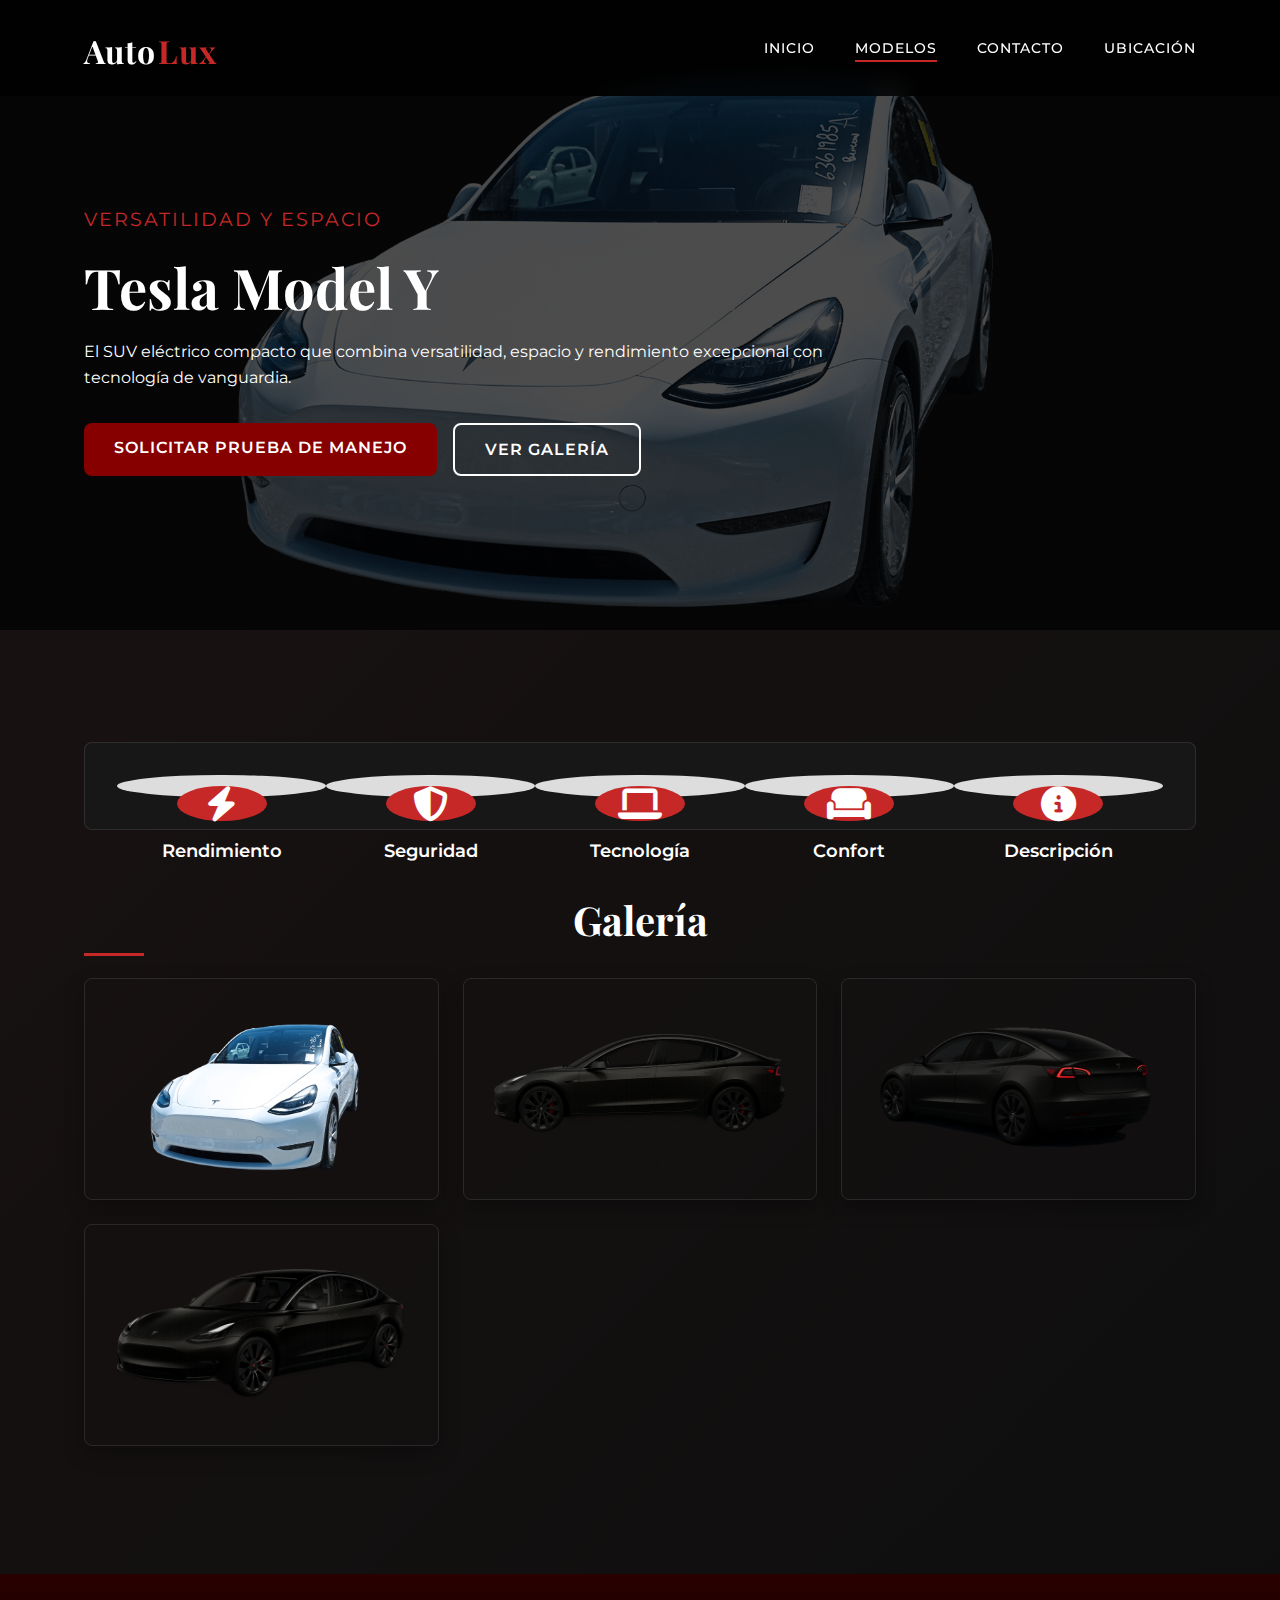
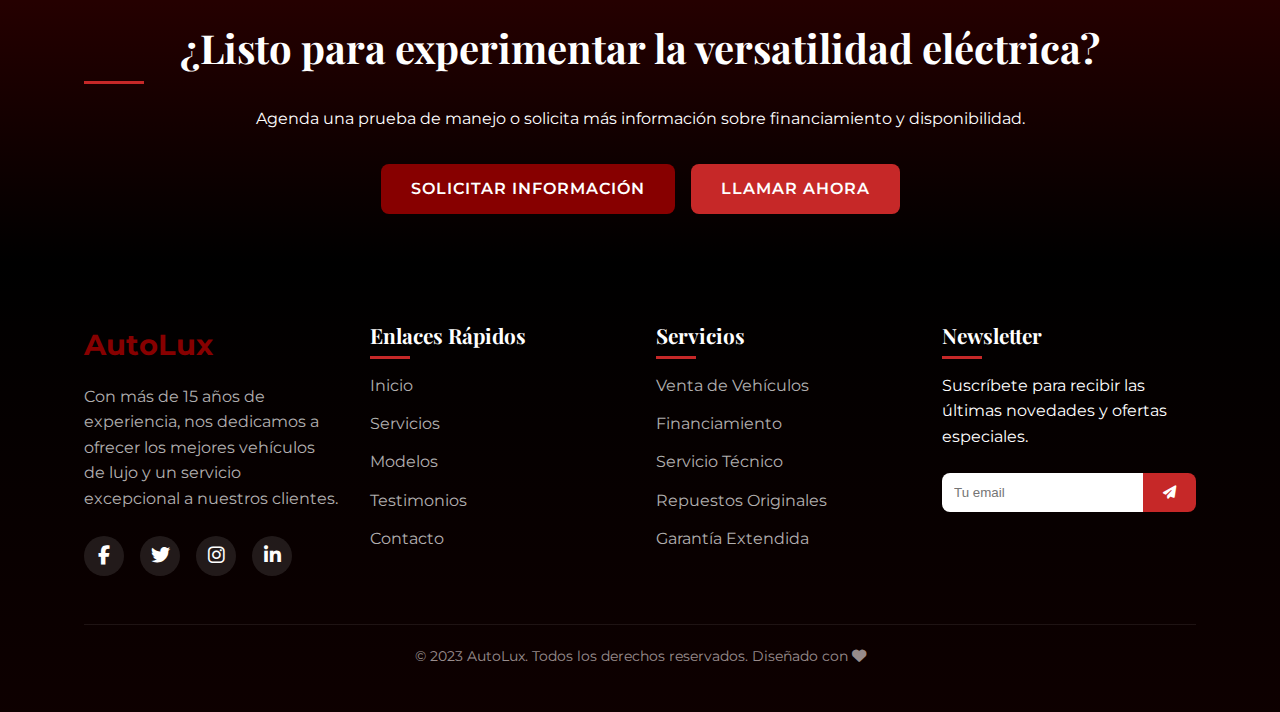
<file: model-y.html>
<!DOCTYPE html>
<html lang="es">
<head>
    <meta charset="UTF-8">
    <meta name="viewport" content="width=device-width, initial-scale=1.0">
    <title>Tesla Model Y - AutoLux</title>
    <!-- Fuentes -->
    <link rel="preconnect" href="https://fonts.googleapis.com">
    <link rel="preconnect" href="https://fonts.gstatic.com" crossorigin>
    <link href="https://fonts.googleapis.com/css2?family=Montserrat:wght@300;400;500;600;700&family=Playfair+Display:wght@400;700&display=swap" rel="stylesheet">
    <!-- Font Awesome -->
    <link rel="stylesheet" href="https://cdnjs.cloudflare.com/ajax/libs/font-awesome/6.4.0/css/all.min.css">
    <!-- Estilos personalizados -->
    <link rel="stylesheet" href="css/styles.css">
    <style>
        /* Estilos específicos para la página de modelo */
        .modelo-hero {
            height: 70vh;
            background: linear-gradient(rgba(0, 0, 0, 0.7), rgba(0, 0, 0, 0.7)), url('img/Tesla Model Y.png') center/cover no-repeat;
            display: flex;
            align-items: center;
            color: var(--light-text);
            margin-top: 0;
            padding-top: 70px;
        }
        
        .modelo-content {
            padding: 80px 0;
            background-color: var(--bg-color);
            position: relative;
        }
        
        .modelo-content::before {
            content: '';
            position: absolute;
            top: 0;
            left: 0;
            width: 100%;
            height: 100%;
            background: linear-gradient(135deg, rgba(135, 0, 0, 0.05), rgba(0, 0, 0, 0.2));
            z-index: 0;
        }
        
        .modelo-info {
            display: grid;
            grid-template-columns: 1fr 1fr;
            gap: 3rem;
            margin-bottom: 3rem;
            position: relative;
            z-index: 1;
        }
        
        .modelo-gallery {
            display: grid;
            grid-template-columns: repeat(auto-fit, minmax(300px, 1fr));
            gap: 1.5rem;
            margin-bottom: 3rem;
            position: relative;
            z-index: 1;
        }
        
        .gallery-item {
            border-radius: var(--border-radius);
            overflow: hidden;
            box-shadow: var(--box-shadow);
            transition: var(--transition);
            cursor: pointer;
            border: 1px solid rgba(255, 255, 255, 0.1);
        }
        
        .gallery-item:hover {
            transform: scale(1.02);
            box-shadow: var(--hover-shadow);
        }
        
        .gallery-item img {
            width: 100%;
            height: 220px;
            object-fit: cover;
        }
        
        .specs-container {
            background-color: rgba(25, 25, 25, 0.9);
            padding: var(--card-padding);
            border-radius: var(--border-radius);
            border: 1px solid rgba(255, 255, 255, 0.1);
            backdrop-filter: blur(10px);
            position: relative;
            z-index: 1;
        }
        
        .specs-title {
            margin-bottom: 1.5rem;
            border-bottom: 1px solid rgba(255, 255, 255, 0.1);
            padding-bottom: 1rem;
            color: var(--light-text);
        }
        
        .specs-grid {
            display: grid;
            grid-template-columns: repeat(2, 1fr);
            gap: 1.5rem;
        }
        
        .spec-group h4 {
            color: var(--secondary-color);
            margin-bottom: 1rem;
        }
        
        .spec-item {
            display: flex;
            justify-content: space-between;
            margin-bottom: 0.8rem;
            padding-bottom: 0.8rem;
            border-bottom: 1px dashed rgba(255, 255, 255, 0.1);
        }
        
        .spec-name {
            color: var(--gray-text);
        }
        
        .spec-value {
            font-weight: 600;
            color: var(--light-text);
        }
        
        .features-list {
            margin-top: 1.5rem;
        }
        
        .features-list li {
            display: flex;
            align-items: center;
            margin-bottom: 0.8rem;
        }
        
        .features-list i {
            color: var(--secondary-color);
            margin-right: 0.8rem;
        }
        
        .cta-container {
            background-color: var(--dark-bg);
            color: var(--light-text);
            padding: 3rem 0;
            text-align: center;
            position: relative;
        }
        
        .cta-container::before {
            content: '';
            position: absolute;
            top: 0;
            left: 0;
            width: 100%;
            height: 100%;
            background: linear-gradient(rgba(135, 0, 0, 0.3), rgba(0, 0, 0, 0.9));
            z-index: 0;
        }
        
        .cta-container .container {
            position: relative;
            z-index: 1;
        }
        
        .cta-buttons {
            margin-top: 2rem;
            display: flex;
            justify-content: center;
            gap: 1rem;
        }
        
        @media (max-width: 768px) {
            .modelo-info {
                grid-template-columns: 1fr;
            }
            
            .specs-grid {
                grid-template-columns: 1fr;
            }
            
            .cta-buttons {
                flex-direction: column;
                max-width: 300px;
                margin: 2rem auto 0;
            }
        }
        
        /* Estilo para los indicadores interactivos */
        .spec-indicators {
            display: flex;
            justify-content: space-between;
            margin: 2rem 0 4rem;
            padding: 2rem;
            background-color: rgba(25, 25, 25, 0.8);
            border-radius: var(--border-radius);
            border: 1px solid rgba(255, 255, 255, 0.1);
            position: relative;
            z-index: 10;
        }
        
        .indicator {
            display: flex;
            flex-direction: column;
            align-items: center;
            position: relative;
            cursor: pointer;
            transition: transform 0.3s;
            padding: 0.7rem;
            width: 20%;
        }
        
        .indicator:hover {
            transform: translateY(-8px);
        }
        
        .indicator-icon {
            background-color: var(--secondary-color);
            color: var(--light-text);
            width: 90px;
            height: 90px;
            border-radius: 50%;
            display: flex;
            align-items: center;
            justify-content: center;
            margin-bottom: 1rem;
            transition: all 0.3s;
            font-size: 2.2rem;
        }
        
        .indicator:hover .indicator-icon {
            background-color: var(--primary-color);
            box-shadow: 0 0 25px rgba(135, 0, 0, 0.7);
        }
        
        .indicator-name {
            font-weight: 600;
            color: var(--light-text);
            text-align: center;
            font-size: 1.1rem;
        }
        
        .indicator-tooltip {
            position: absolute;
            top: 120%;
            left: 50%;
            transform: translateX(-50%);
            width: 350px;
            background-color: rgba(30, 30, 30, 0.95);
            border-radius: var(--border-radius);
            box-shadow: var(--hover-shadow);
            padding: 1.8rem;
            opacity: 0;
            visibility: hidden;
            transition: all 0.3s;
            z-index: 100;
            border: 1px solid rgba(135, 0, 0, 0.3);
        }
        
        .indicator:hover .indicator-tooltip {
            opacity: 1;
            visibility: visible;
            top: 110%;
        }
        
        .indicator-tooltip::before {
            content: '';
            position: absolute;
            top: -10px;
            left: 50%;
            transform: translateX(-50%);
            border-width: 0 10px 10px 10px;
            border-style: solid;
            border-color: transparent transparent rgba(30, 30, 30, 0.95) transparent;
        }
        
        .tooltip-content h4 {
            color: var(--secondary-color);
            margin-bottom: 0.8rem;
            text-align: center;
            font-size: 1.2rem;
        }
        
        .tooltip-content p {
            color: var(--light-text);
            margin-bottom: 1.2rem;
            font-size: 0.95rem;
            line-height: 1.5;
        }
        
        .tooltip-content ul {
            color: var(--gray-text);
            font-size: 0.9rem;
        }
        
        .tooltip-content ul li {
            display: flex;
            align-items: flex-start;
            margin-bottom: 0.6rem;
            line-height: 1.4;
        }
        
        .tooltip-content ul li i {
            color: var(--secondary-color);
            margin-right: 0.5rem;
            margin-top: 0.2rem;
        }
        
        @media (max-width: 992px) {
            .spec-indicators {
                flex-wrap: wrap;
                justify-content: center;
            }
            
            .indicator {
                width: 33.33%;
                margin-bottom: 2rem;
            }
            
            .indicator:last-child, .indicator:nth-last-child(2) {
                width: 50%;
            }
        }
        
        @media (max-width: 576px) {
            .indicator {
                width: 50%;
            }
            
            .indicator:last-child {
                width: 100%;
            }
            
            .indicator-tooltip {
                width: 280px;
            }
        }
    </style>
</head>
<body>
    <!-- Header -->
    <header id="header">
        <div class="container header-container">
            <a href="index.html" class="logo">Auto<span>Lux</span></a>
            <nav>
                <ul class="nav-links">
                    <li><a href="index.html">Inicio</a></li>
                    <li><a href="index.html#models" class="active">Modelos</a></li>
                    <li><a href="index.html#contact">Contacto</a></li>
                    <li><a href="index.html#location">Ubicación</a></li>
                </ul>
            </nav>
            <div id="menu-toggle">
                <i class="fas fa-bars"></i>
            </div>
        </div>
    </header>

    <!-- Hero Section del Modelo -->
    <section class="modelo-hero">
        <div class="container">
            <div class="hero-content">
                <div class="hero-subtitle">Versatilidad y espacio</div>
                <h1>Tesla Model Y</h1>
                <p>El SUV eléctrico compacto que combina versatilidad, espacio y rendimiento excepcional con tecnología de vanguardia.</p>
                <div class="hero-cta">
                    <a href="#contacto" class="btn btn-primary">Solicitar prueba de manejo</a>
                    <a href="#galeria" class="btn btn-outline">Ver galería</a>
                </div>
            </div>
        </div>
    </section>

    <!-- Contenido principal -->
    <section class="modelo-content">
        <div class="container">
            <!-- Indicadores interactivos -->
            <div class="spec-indicators">
                <div class="indicator">
                    <div class="indicator-icon">
                        <i class="fas fa-bolt"></i>
                    </div>
                    <div class="indicator-name">Rendimiento</div>
                    <div class="indicator-tooltip">
                        <div class="tooltip-content">
                            <h4>Rendimiento versátil</h4>
                            <p>El Tesla Model Y combina la practicidad de un SUV con un rendimiento eléctrico impresionante. Su configuración de doble motor ofrece aceleración instantánea y tracción integral para todas las condiciones climatológicas.</p>
                            <ul>
                                <li><i class="fas fa-check"></i> Doble motor AWD: 456 HP de potencia</li>
                                <li><i class="fas fa-check"></i> Aceleración 0-100 km/h en 3.7 segundos</li>
                                <li><i class="fas fa-check"></i> Velocidad máxima de 249 km/h</li>
                                <li><i class="fas fa-check"></i> Autonomía de 525 km (WLTP)</li>
                                <li><i class="fas fa-check"></i> Batería de 82 kWh de larga duración</li>
                                <li><i class="fas fa-check"></i> Supercarga: hasta 250 km en 15 minutos</li>
                            </ul>
                        </div>
                    </div>
                </div>
                <div class="indicator">
                    <div class="indicator-icon">
                        <i class="fas fa-shield-alt"></i>
                    </div>
                    <div class="indicator-name">Seguridad</div>
                    <div class="indicator-tooltip">
                        <div class="tooltip-content">
                            <h4>Máxima protección</h4>
                            <p>El Model Y está diseñado para ofrecer la máxima seguridad a sus ocupantes. Su arquitectura rígida y los sistemas de asistencia avanzados protegen a los pasajeros en todas las situaciones.</p>
                            <ul>
                                <li><i class="fas fa-check"></i> 5 estrellas en todas las categorías de seguridad</li>
                                <li><i class="fas fa-check"></i> Sistema de 8 cámaras con visión periférica</li>
                                <li><i class="fas fa-check"></i> Sensor de ultrasonido para detección de obstáculos</li>
                                <li><i class="fas fa-check"></i> Frenado automático de emergencia</li>
                                <li><i class="fas fa-check"></i> Evitación de colisiones lateral</li>
                                <li><i class="fas fa-check"></i> Asistente de mantenimiento de carril</li>
                                <li><i class="fas fa-check"></i> Modo Centinela con vigilancia 360°</li>
                            </ul>
                        </div>
                    </div>
                </div>
                <div class="indicator">
                    <div class="indicator-icon">
                        <i class="fas fa-laptop"></i>
                    </div>
                    <div class="indicator-name">Tecnología</div>
                    <div class="indicator-tooltip">
                        <div class="tooltip-content">
                            <h4>Innovación constante</h4>
                            <p>La tecnología del Model Y evoluciona constantemente mediante actualizaciones inalámbricas. Su sistema operativo intuitivo controla todas las funciones desde la pantalla central.</p>
                            <ul>
                                <li><i class="fas fa-check"></i> Pantalla táctil central de 15" con UI moderna</li>
                                <li><i class="fas fa-check"></i> Actualización continua por aire (OTA)</li>
                                <li><i class="fas fa-check"></i> Navegación con Autopilot integrado</li>
                                <li><i class="fas fa-check"></i> Plataforma de entretenimiento (Netflix, YouTube, Spotify)</li>
                                <li><i class="fas fa-check"></i> Wi-Fi y LTE integrados</li>
                                <li><i class="fas fa-check"></i> Control total desde la aplicación móvil</li>
                                <li><i class="fas fa-check"></i> Compatible con Full Self-Driving</li>
                            </ul>
                        </div>
                    </div>
                </div>
                <div class="indicator">
                    <div class="indicator-icon">
                        <i class="fas fa-couch"></i>
                    </div>
                    <div class="indicator-name">Confort</div>
                    <div class="indicator-tooltip">
                        <div class="tooltip-content">
                            <h4>Espacio y versatilidad</h4>
                            <p>El Model Y optimiza el espacio interior para ofrecer una experiencia de viaje cómoda para hasta 7 personas. Su configuración versátil permite múltiples opciones de carga.</p>
                            <ul>
                                <li><i class="fas fa-check"></i> Interior espacioso para 5 personas (7 opcional)</li>
                                <li><i class="fas fa-check"></i> Maletero de 854 litros ampliable a 2041 litros</li>
                                <li><i class="fas fa-check"></i> Techo panorámico de cristal con protección UV</li>
                                <li><i class="fas fa-check"></i> Sistema de climatización con filtro HEPA</li>
                                <li><i class="fas fa-check"></i> Insonorización premium para viajes silenciosos</li>
                                <li><i class="fas fa-check"></i> Asientos calefactados delanteros y traseros</li>
                                <li><i class="fas fa-check"></i> Modo acampada con climatización nocturna</li>
                            </ul>
                        </div>
                    </div>
                </div>
                <div class="indicator">
                    <div class="indicator-icon">
                        <i class="fas fa-info-circle"></i>
                    </div>
                    <div class="indicator-name">Descripción</div>
                    <div class="indicator-tooltip">
                        <div class="tooltip-content">
                            <h4>SUV compacto premium</h4>
                            <p>El Tesla Model Y representa la nueva generación de SUVs eléctricos, combinando la plataforma del Model 3 con mayor espacio, altura y versatilidad. Su diseño aerodinámico optimiza la eficiencia sin sacrificar la practicidad.</p>
                            <ul>
                                <li><i class="fas fa-check"></i> Diseño aerodinámico con Cx de 0.23</li>
                                <li><i class="fas fa-check"></i> Mayor altura al suelo para más capacidad off-road</li>
                                <li><i class="fas fa-check"></i> Portón trasero eléctrico de gran apertura</li>
                                <li><i class="fas fa-check"></i> Configuración opcional de 7 plazas</li>
                                <li><i class="fas fa-check"></i> Maletero delantero adicional de 117 litros</li>
                                <li><i class="fas fa-check"></i> Distancia entre ejes ampliada para mayor confort</li>
                                <li><i class="fas fa-check"></i> Compatible con accesorios de carga y transporte</li>
                            </ul>
                        </div>
                    </div>
                </div>
            </div>
            
            <h2 class="text-center" id="galeria">Galería</h2>
            <div class="modelo-gallery">
                <div class="gallery-item">
                    <img src="img/Tesla Model Y.png" alt="Tesla Model Y Frontal">
                </div>
                <div class="gallery-item">
                    <img src="img/tesla-lateral.png" alt="Tesla Vista Lateral (referencia)">
                </div>
                <div class="gallery-item">
                    <img src="img/tesla-trasera.png" alt="Tesla Vista Trasera (referencia)">
                </div>
                <div class="gallery-item">
                    <img src="img/tesla en 3d.png" alt="Tesla Model 3 (referencia)">
                </div>
            </div>
        </div>
    </section>

    <!-- Llamado a la acción -->
    <section class="cta-container" id="contacto">
        <div class="container">
            <h2>¿Listo para experimentar la versatilidad eléctrica?</h2>
            <p>Agenda una prueba de manejo o solicita más información sobre financiamiento y disponibilidad.</p>
            <div class="cta-buttons">
                <a href="index.html#contact" class="btn btn-primary">Solicitar información</a>
                <a href="tel:+15551234567" class="btn btn-secondary">Llamar ahora</a>
            </div>
        </div>
    </section>

    <!-- Footer -->
    <footer>
        <div class="container">
            <div class="footer-content">
                <div class="footer-about">
                    <a href="index.html" class="footer-logo">Auto<span>Lux</span></a>
                    <p>Con más de 15 años de experiencia, nos dedicamos a ofrecer los mejores vehículos de lujo y un servicio excepcional a nuestros clientes.</p>
                    <div class="social-icons">
                        <a href="#" class="social-icon"><i class="fab fa-facebook-f"></i></a>
                        <a href="#" class="social-icon"><i class="fab fa-twitter"></i></a>
                        <a href="#" class="social-icon"><i class="fab fa-instagram"></i></a>
                        <a href="#" class="social-icon"><i class="fab fa-linkedin-in"></i></a>
                    </div>
                </div>
                <div class="footer-links">
                    <h3 class="footer-title">Enlaces Rápidos</h3>
                    <ul>
                        <li><a href="index.html">Inicio</a></li>
                        <li><a href="index.html#services">Servicios</a></li>
                        <li><a href="index.html#models">Modelos</a></li>
                        <li><a href="index.html#testimonials">Testimonios</a></li>
                        <li><a href="index.html#contact">Contacto</a></li>
                    </ul>
                </div>
                <div class="footer-links">
                    <h3 class="footer-title">Servicios</h3>
                    <ul>
                        <li><a href="#">Venta de Vehículos</a></li>
                        <li><a href="#">Financiamiento</a></li>
                        <li><a href="#">Servicio Técnico</a></li>
                        <li><a href="#">Repuestos Originales</a></li>
                        <li><a href="#">Garantía Extendida</a></li>
                    </ul>
                </div>
                <div class="footer-newsletter">
                    <h3 class="footer-title">Newsletter</h3>
                    <p>Suscríbete para recibir las últimas novedades y ofertas especiales.</p>
                    <form class="newsletter-form">
                        <input type="email" placeholder="Tu email">
                        <button type="submit"><i class="fas fa-paper-plane"></i></button>
                    </form>
                </div>
            </div>
            <div class="footer-bottom">
                <p>&copy; 2023 AutoLux. Todos los derechos reservados. Diseñado con <i class="fas fa-heart"></i></p>
            </div>
        </div>
    </footer>

    <!-- Botón de volver arriba -->
    <button class="scroll-top-btn" id="scrollTopBtn">
        <i class="fas fa-chevron-up"></i>
    </button>

    <!-- JavaScript -->
    <script src="js/main.js"></script>
</body>
</html>
</file>
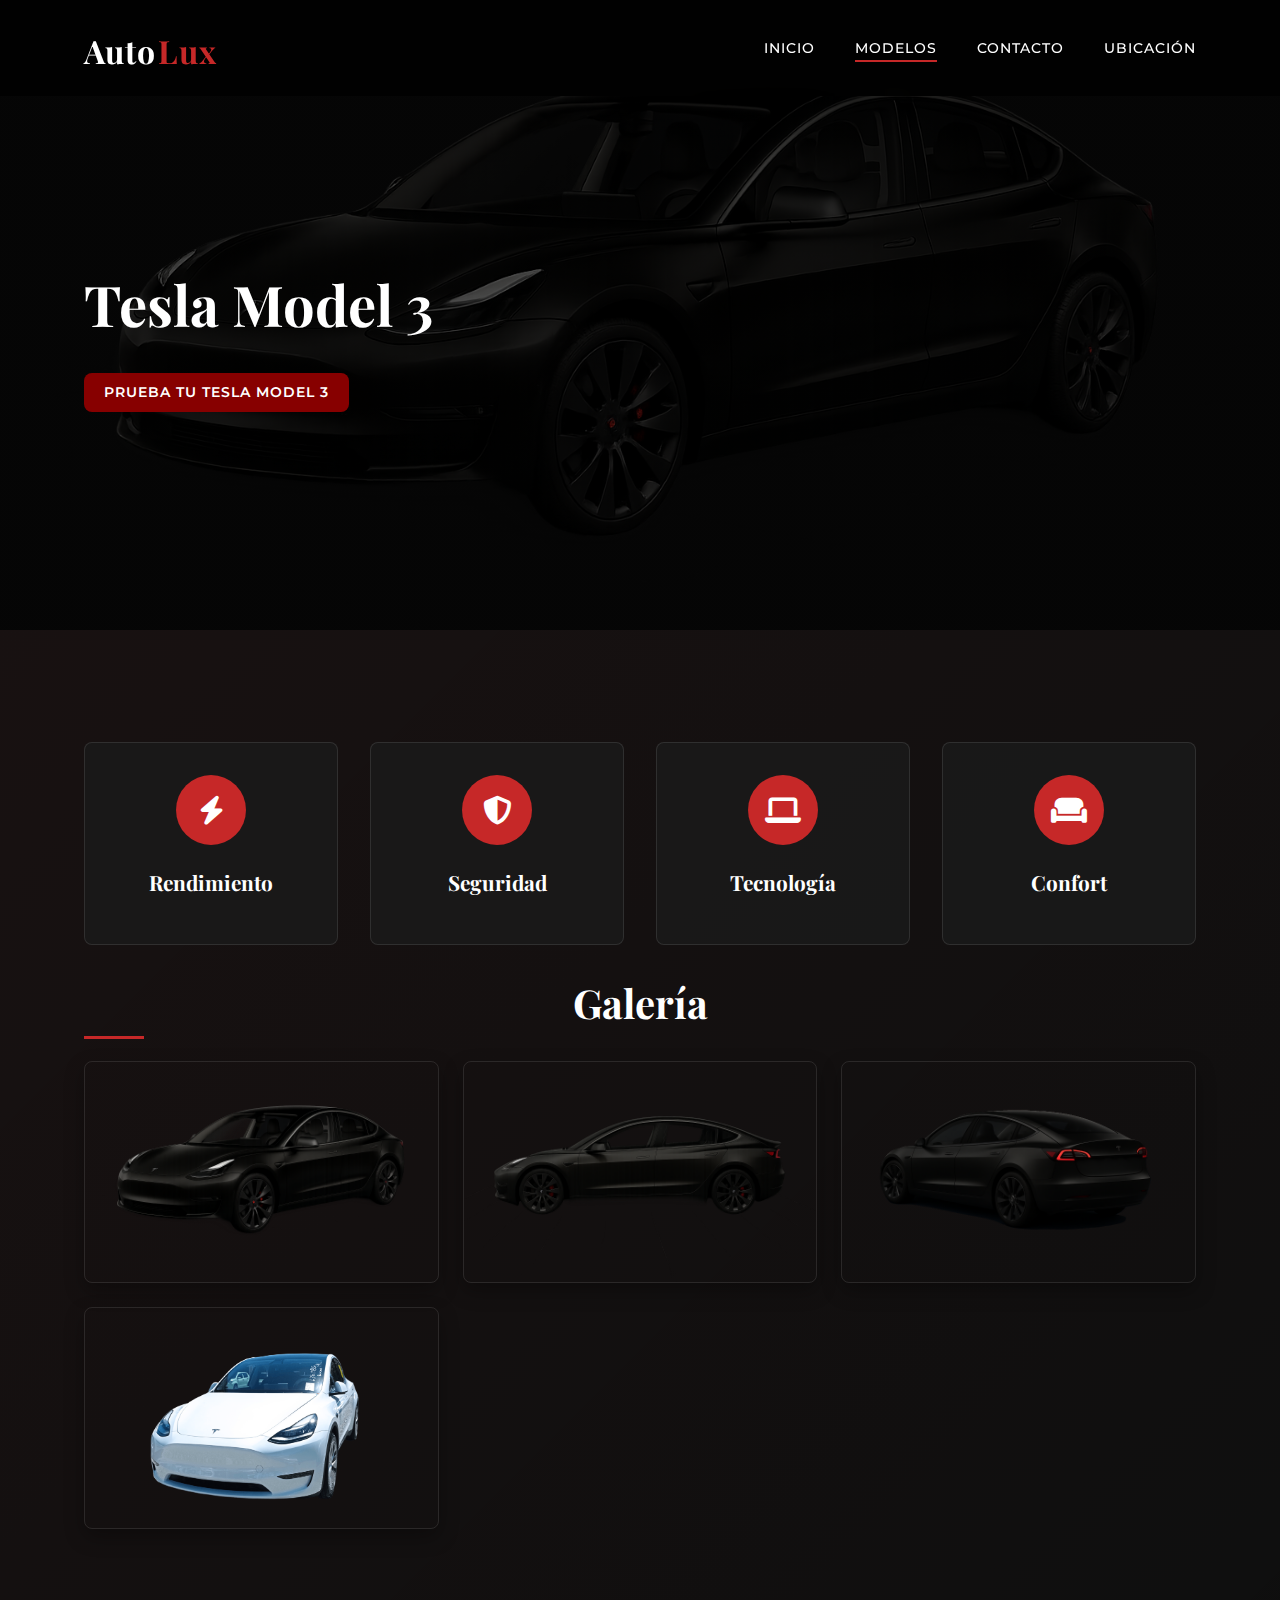
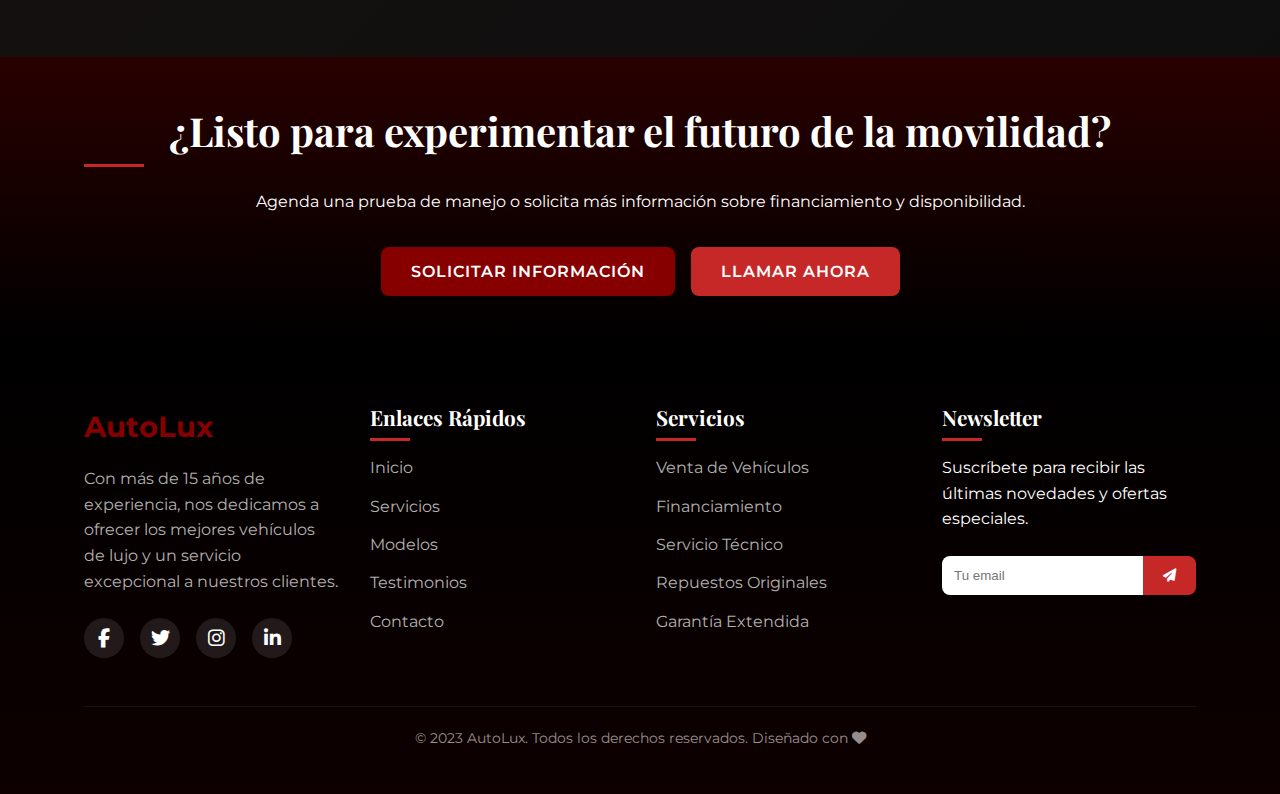
<file: model03.html>
<!DOCTYPE html>
<html lang="es">
<head>
    <meta charset="UTF-8">
    <meta name="viewport" content="width=device-width, initial-scale=1.0">
    <title>Tesla Model 3 - AutoLux</title>
    <!-- Fuentes -->
    <link rel="preconnect" href="https://fonts.googleapis.com">
    <link rel="preconnect" href="https://fonts.gstatic.com" crossorigin>
    <link href="https://fonts.googleapis.com/css2?family=Montserrat:wght@300;400;500;600;700&family=Playfair+Display:wght@400;700&display=swap" rel="stylesheet">
    <!-- Font Awesome -->
    <link rel="stylesheet" href="https://cdnjs.cloudflare.com/ajax/libs/font-awesome/6.4.0/css/all.min.css">
    <!-- Estilos personalizados -->
    <link rel="stylesheet" href="css/styles.css">
    <style>
        /* Estilos específicos para la página de modelo */
        .modelo-hero {
            height: 70vh;
            background: linear-gradient(rgba(0, 0, 0, 0.7), rgba(0, 0, 0, 0.7)), url('img/tesla en 3d.png') center/cover no-repeat;
            display: flex;
            align-items: center;
            color: var(--light-text);
            margin-top: 0;
            padding-top: 70px;
        }
        
        .modelo-content {
            padding: 80px 0;
            background-color: var(--bg-color);
            position: relative;
        }
        
        .modelo-content::before {
            content: '';
            position: absolute;
            top: 0;
            left: 0;
            width: 100%;
            height: 100%;
            background: linear-gradient(135deg, rgba(135, 0, 0, 0.05), rgba(0, 0, 0, 0.2));
            z-index: 0;
        }
        
        .modelo-info {
            display: grid;
            grid-template-columns: 1fr 1fr;
            gap: 3rem;
            margin-bottom: 3rem;
            position: relative;
            z-index: 1;
        }
        
        .modelo-gallery {
            display: grid;
            grid-template-columns: repeat(auto-fit, minmax(300px, 1fr));
            gap: 1.5rem;
            margin-bottom: 3rem;
            position: relative;
            z-index: 1;
        }
        
        .gallery-item {
            border-radius: var(--border-radius);
            overflow: hidden;
            box-shadow: var(--box-shadow);
            transition: var(--transition);
            cursor: pointer;
            border: 1px solid rgba(255, 255, 255, 0.1);
        }
        
        .gallery-item:hover {
            transform: scale(1.02);
            box-shadow: var(--hover-shadow);
        }
        
        .gallery-item img {
            width: 100%;
            height: 220px;
            object-fit: cover;
        }
        
        .specs-container {
            background-color: rgba(25, 25, 25, 0.9);
            padding: var(--card-padding);
            border-radius: var(--border-radius);
            border: 1px solid rgba(255, 255, 255, 0.1);
            backdrop-filter: blur(10px);
            position: relative;
            z-index: 1;
        }
        
        .specs-title {
            margin-bottom: 1.5rem;
            border-bottom: 1px solid rgba(255, 255, 255, 0.1);
            padding-bottom: 1rem;
            color: var(--light-text);
        }
        
        .specs-grid {
            display: grid;
            grid-template-columns: repeat(2, 1fr);
            gap: 1.5rem;
        }
        
        .spec-group h4 {
            color: var(--secondary-color);
            margin-bottom: 1rem;
        }
        
        .spec-item {
            display: flex;
            justify-content: space-between;
            margin-bottom: 0.8rem;
            padding-bottom: 0.8rem;
            border-bottom: 1px dashed rgba(255, 255, 255, 0.1);
        }
        
        .spec-name {
            color: var(--gray-text);
        }
        
        .spec-value {
            font-weight: 600;
            color: var(--light-text);
        }
        
        .features-list {
            margin-top: 1.5rem;
        }
        
        .features-list li {
            display: flex;
            align-items: center;
            margin-bottom: 0.8rem;
        }
        
        .features-list i {
            color: var(--secondary-color);
            margin-right: 0.8rem;
        }
        
        .cta-container {
            background-color: var(--dark-bg);
            color: var(--light-text);
            padding: 3rem 0;
            text-align: center;
            position: relative;
        }
        
        .cta-container::before {
            content: '';
            position: absolute;
            top: 0;
            left: 0;
            width: 100%;
            height: 100%;
            background: linear-gradient(rgba(135, 0, 0, 0.3), rgba(0, 0, 0, 0.9));
            z-index: 0;
        }
        
        .cta-container .container {
            position: relative;
            z-index: 1;
        }
        
        .cta-buttons {
            margin-top: 2rem;
            display: flex;
            justify-content: center;
            gap: 1rem;
        }
        
        @media (max-width: 768px) {
            .modelo-info {
                grid-template-columns: 1fr;
            }
            
            .specs-grid {
                grid-template-columns: 1fr;
            }
            
            .cta-buttons {
                flex-direction: column;
                max-width: 300px;
                margin: 2rem auto 0;
            }
        }
        
        /* Estilo para los indicadores interactivos */
        .spec-indicators {
            display: flex;
            justify-content: space-between;
            margin: 2rem 0 4rem;
            padding: 2rem;
            background-color: rgba(25, 25, 25, 0.8);
            border-radius: var(--border-radius);
            border: 1px solid rgba(255, 255, 255, 0.1);
            position: relative;
            z-index: 10;
        }
        
        .indicator {
            display: flex;
            flex-direction: column;
            align-items: center;
            position: relative;
            cursor: pointer;
            transition: transform 0.3s;
            padding: 0.7rem;
            width: 20%;
        }
        
        .indicator:hover {
            transform: translateY(-8px);
        }
        
        .indicator-icon {
            background-color: var(--secondary-color);
            color: var(--light-text);
            width: 90px;
            height: 90px;
            border-radius: 50%;
            display: flex;
            align-items: center;
            justify-content: center;
            margin-bottom: 1rem;
            transition: all 0.3s;
            font-size: 2.2rem;
        }
        
        .indicator:hover .indicator-icon {
            background-color: var(--primary-color);
            box-shadow: 0 0 25px rgba(135, 0, 0, 0.7);
        }
        
        .indicator-name {
            font-weight: 600;
            color: var(--light-text);
            text-align: center;
            font-size: 1.1rem;
        }
        
        .indicator-tooltip {
            position: absolute;
            top: 120%;
            left: 50%;
            transform: translateX(-50%);
            width: 350px;
            background-color: rgba(30, 30, 30, 0.95);
            border-radius: var(--border-radius);
            box-shadow: var(--hover-shadow);
            padding: 1.8rem;
            opacity: 0;
            visibility: hidden;
            transition: all 0.3s;
            z-index: 100;
            border: 1px solid rgba(135, 0, 0, 0.3);
        }
        
        .indicator:hover .indicator-tooltip {
            opacity: 1;
            visibility: visible;
            top: 110%;
        }
        
        .indicator-tooltip::before {
            content: '';
            position: absolute;
            top: -10px;
            left: 50%;
            transform: translateX(-50%);
            border-width: 0 10px 10px 10px;
            border-style: solid;
            border-color: transparent transparent rgba(30, 30, 30, 0.95) transparent;
        }
        
        .tooltip-content h4 {
            color: var(--secondary-color);
            margin-bottom: 0.8rem;
            text-align: center;
            font-size: 1.2rem;
        }
        
        .tooltip-content p {
            color: var(--light-text);
            margin-bottom: 1.2rem;
            font-size: 0.95rem;
            line-height: 1.5;
        }
        
        .tooltip-content ul {
            color: var(--gray-text);
            font-size: 0.9rem;
        }
        
        .tooltip-content ul li {
            display: flex;
            align-items: flex-start;
            margin-bottom: 0.6rem;
            line-height: 1.4;
        }
        
        .tooltip-content ul li i {
            color: var(--secondary-color);
            margin-right: 0.5rem;
            margin-top: 0.2rem;
        }
        
        @media (max-width: 992px) {
            .spec-indicators {
                flex-wrap: wrap;
                justify-content: center;
            }
            
            .indicator {
                width: 33.33%;
                margin-bottom: 2rem;
            }
            
            .indicator:last-child, .indicator:nth-last-child(2) {
                width: 50%;
            }
        }
        
        @media (max-width: 576px) {
            .indicator {
                width: 50%;
            }
            
            .indicator:last-child {
                width: 100%;
            }
            
            .indicator-tooltip {
                width: 280px;
            }
        }

        .btn-sm {
            padding: 8px 20px;
            font-size: 0.9rem;
        }
        
        /* Estilos para el grid de características */
        .features-grid {
            display: grid;
            grid-template-columns: repeat(auto-fit, minmax(250px, 1fr));
            gap: 2rem;
            padding: 2rem 0;
        }
        
        .feature-card {
            background-color: rgba(25, 25, 25, 0.9);
            border-radius: var(--border-radius);
            padding: 2rem;
            text-align: center;
            position: relative;
            transition: var(--transition);
            border: 1px solid rgba(255, 255, 255, 0.1);
            overflow: hidden;
        }
        
        .feature-card:hover {
            transform: translateY(-5px);
            box-shadow: var(--hover-shadow);
        }
        
        .feature-icon {
            width: 70px;
            height: 70px;
            background-color: var(--secondary-color);
            border-radius: 50%;
            display: flex;
            align-items: center;
            justify-content: center;
            margin: 0 auto 1.5rem;
            font-size: 1.8rem;
            color: var(--light-text);
            transition: var(--transition);
        }
        
        .feature-card:hover .feature-icon {
            background-color: var(--primary-color);
            transform: scale(1.1);
        }
        
        .feature-card h3 {
            color: var(--light-text);
            margin-bottom: 1rem;
            font-size: 1.3rem;
        }
        
        .feature-details {
            position: absolute;
            top: 0;
            left: 0;
            width: 100%;
            height: 100%;
            background-color: rgba(0, 0, 0, 0.95);
            padding: 2rem;
            opacity: 0;
            visibility: hidden;
            transition: var(--transition);
            display: flex;
            flex-direction: column;
            justify-content: center;
            align-items: center;
            backdrop-filter: blur(5px);
        }
        
        .feature-card:hover .feature-details {
            opacity: 1;
            visibility: visible;
        }
        
        .feature-details h4 {
            color: var(--secondary-color);
            margin-bottom: 1.5rem;
            font-size: 1.2rem;
        }
        
        .feature-details ul {
            text-align: left;
            list-style: none;
            padding: 0;
        }
        
        .feature-details li {
            color: var(--light-text);
            margin-bottom: 0.8rem;
            display: flex;
            align-items: center;
            font-size: 0.9rem;
        }
        
        .feature-details li i {
            color: var(--secondary-color);
            margin-right: 0.8rem;
        }
        
        @media (max-width: 768px) {
            .features-grid {
                grid-template-columns: repeat(auto-fit, minmax(200px, 1fr));
                gap: 1.5rem;
            }
            
            .feature-card {
                padding: 1.5rem;
            }
            
            .feature-icon {
                width: 60px;
                height: 60px;
                font-size: 1.5rem;
            }
        }
    </style>
</head>
<body>
    <!-- Header -->
    <header id="header">
        <div class="container header-container">
            <a href="index.html" class="logo">Auto<span>Lux</span></a>
            <nav>
                <ul class="nav-links">
                    <li><a href="index.html">Inicio</a></li>
                    <li><a href="index.html#models" class="active">Modelos</a></li>
                    <li><a href="index.html#contact">Contacto</a></li>
                    <li><a href="index.html#location">Ubicación</a></li>
                </ul>
            </nav>
            <div id="menu-toggle">
                <i class="fas fa-bars"></i>
            </div>
        </div>
    </header>

    <!-- Hero Section del Modelo -->
    <section class="modelo-hero">
        <div class="container">
            <div class="hero-content">
                <h1>Tesla Model 3</h1>
                <div class="hero-cta">
                    <a href="#contacto" class="btn btn-primary btn-sm">Prueba tu Tesla Model 3</a>
                </div>
            </div>
        </div>
    </section>

    <!-- Contenido principal -->
    <section class="modelo-content">
        <div class="container">
            <!-- Indicadores interactivos -->
            <div class="features-grid">
                <div class="feature-card">
                    <div class="feature-icon">
                        <i class="fas fa-bolt"></i>
                    </div>
                    <h3>Rendimiento</h3>
                    <div class="feature-details">
                        <h4>Rendimiento excepcional</h4>
                        <ul>
                            <li><i class="fas fa-check"></i> 0-100 km/h en 3.2s</li>
                            <li><i class="fas fa-check"></i> 480 HP</li>
                            <li><i class="fas fa-check"></i> Autonomía: 560 km</li>
                            <li><i class="fas fa-check"></i> Velocidad máx: 261 km/h</li>
                        </ul>
                    </div>
                </div>
                <div class="feature-card">
                    <div class="feature-icon">
                        <i class="fas fa-shield-alt"></i>
                    </div>
                    <h3>Seguridad</h3>
                    <div class="feature-details">
                        <h4>Seguridad avanzada</h4>
                        <ul>
                            <li><i class="fas fa-check"></i> 8 airbags</li>
                            <li><i class="fas fa-check"></i> Autopilot incluido</li>
                            <li><i class="fas fa-check"></i> Frenado automático</li>
                            <li><i class="fas fa-check"></i> Modo Centinela</li>
                        </ul>
                    </div>
                </div>
                <div class="feature-card">
                    <div class="feature-icon">
                        <i class="fas fa-laptop"></i>
                    </div>
                    <h3>Tecnología</h3>
                    <div class="feature-details">
                        <h4>Tecnología de vanguardia</h4>
                        <ul>
                            <li><i class="fas fa-check"></i> Pantalla táctil 15"</li>
                            <li><i class="fas fa-check"></i> Actualizaciones OTA</li>
                            <li><i class="fas fa-check"></i> Control por app</li>
                            <li><i class="fas fa-check"></i> Streaming integrado</li>
                        </ul>
                    </div>
                </div>
                <div class="feature-card">
                    <div class="feature-icon">
                        <i class="fas fa-couch"></i>
                    </div>
                    <h3>Confort</h3>
                    <div class="feature-details">
                        <h4>Interior premium</h4>
                        <ul>
                            <li><i class="fas fa-check"></i> Techo panorámico</li>
                            <li><i class="fas fa-check"></i> Audio premium</li>
                            <li><i class="fas fa-check"></i> Climatización dual</li>
                            <li><i class="fas fa-check"></i> 542L maletero</li>
                        </ul>
                    </div>
                </div>
            </div>
            
            <h2 class="text-center" id="galeria">Galería</h2>
            <div class="modelo-gallery">
                <div class="gallery-item">
                    <img src="img/tesla en 3d.png" alt="Tesla Model 3 Frontal">
                </div>
                <div class="gallery-item">
                    <img src="img/tesla-lateral.png" alt="Tesla Model 3 Lateral">
                </div>
                <div class="gallery-item">
                    <img src="img/tesla-trasera.png" alt="Tesla Model 3 Trasera">
                </div>
                <div class="gallery-item">
                    <img src="img/Tesla Model Y.png" alt="Tesla Interior (referencia)">
                </div>
            </div>
        </div>
    </section>

    <!-- Llamado a la acción -->
    <section class="cta-container" id="contacto">
        <div class="container">
            <h2>¿Listo para experimentar el futuro de la movilidad?</h2>
            <p>Agenda una prueba de manejo o solicita más información sobre financiamiento y disponibilidad.</p>
            <div class="cta-buttons">
                <a href="index.html#contact" class="btn btn-primary">Solicitar información</a>
                <a href="tel:+15551234567" class="btn btn-secondary">Llamar ahora</a>
            </div>
        </div>
    </section>

    <!-- Footer -->
    <footer>
        <div class="container">
            <div class="footer-content">
                <div class="footer-about">
                    <a href="index.html" class="footer-logo">Auto<span>Lux</span></a>
                    <p>Con más de 15 años de experiencia, nos dedicamos a ofrecer los mejores vehículos de lujo y un servicio excepcional a nuestros clientes.</p>
                    <div class="social-icons">
                        <a href="#" class="social-icon"><i class="fab fa-facebook-f"></i></a>
                        <a href="#" class="social-icon"><i class="fab fa-twitter"></i></a>
                        <a href="#" class="social-icon"><i class="fab fa-instagram"></i></a>
                        <a href="#" class="social-icon"><i class="fab fa-linkedin-in"></i></a>
                    </div>
                </div>
                <div class="footer-links">
                    <h3 class="footer-title">Enlaces Rápidos</h3>
                    <ul>
                        <li><a href="index.html">Inicio</a></li>
                        <li><a href="index.html#services">Servicios</a></li>
                        <li><a href="index.html#models">Modelos</a></li>
                        <li><a href="index.html#testimonials">Testimonios</a></li>
                        <li><a href="index.html#contact">Contacto</a></li>
                    </ul>
                </div>
                <div class="footer-links">
                    <h3 class="footer-title">Servicios</h3>
                    <ul>
                        <li><a href="#">Venta de Vehículos</a></li>
                        <li><a href="#">Financiamiento</a></li>
                        <li><a href="#">Servicio Técnico</a></li>
                        <li><a href="#">Repuestos Originales</a></li>
                        <li><a href="#">Garantía Extendida</a></li>
                    </ul>
                </div>
                <div class="footer-newsletter">
                    <h3 class="footer-title">Newsletter</h3>
                    <p>Suscríbete para recibir las últimas novedades y ofertas especiales.</p>
                    <form class="newsletter-form">
                        <input type="email" placeholder="Tu email">
                        <button type="submit"><i class="fas fa-paper-plane"></i></button>
                    </form>
                </div>
            </div>
            <div class="footer-bottom">
                <p>&copy; 2023 AutoLux. Todos los derechos reservados. Diseñado con <i class="fas fa-heart"></i></p>
            </div>
        </div>
    </footer>

    <!-- Botón de volver arriba -->
    <button class="scroll-top-btn" id="scrollTopBtn">
        <i class="fas fa-chevron-up"></i>
    </button>

    <!-- JavaScript -->
    <script src="js/main.js"></script>
</body>
</html>
</file>
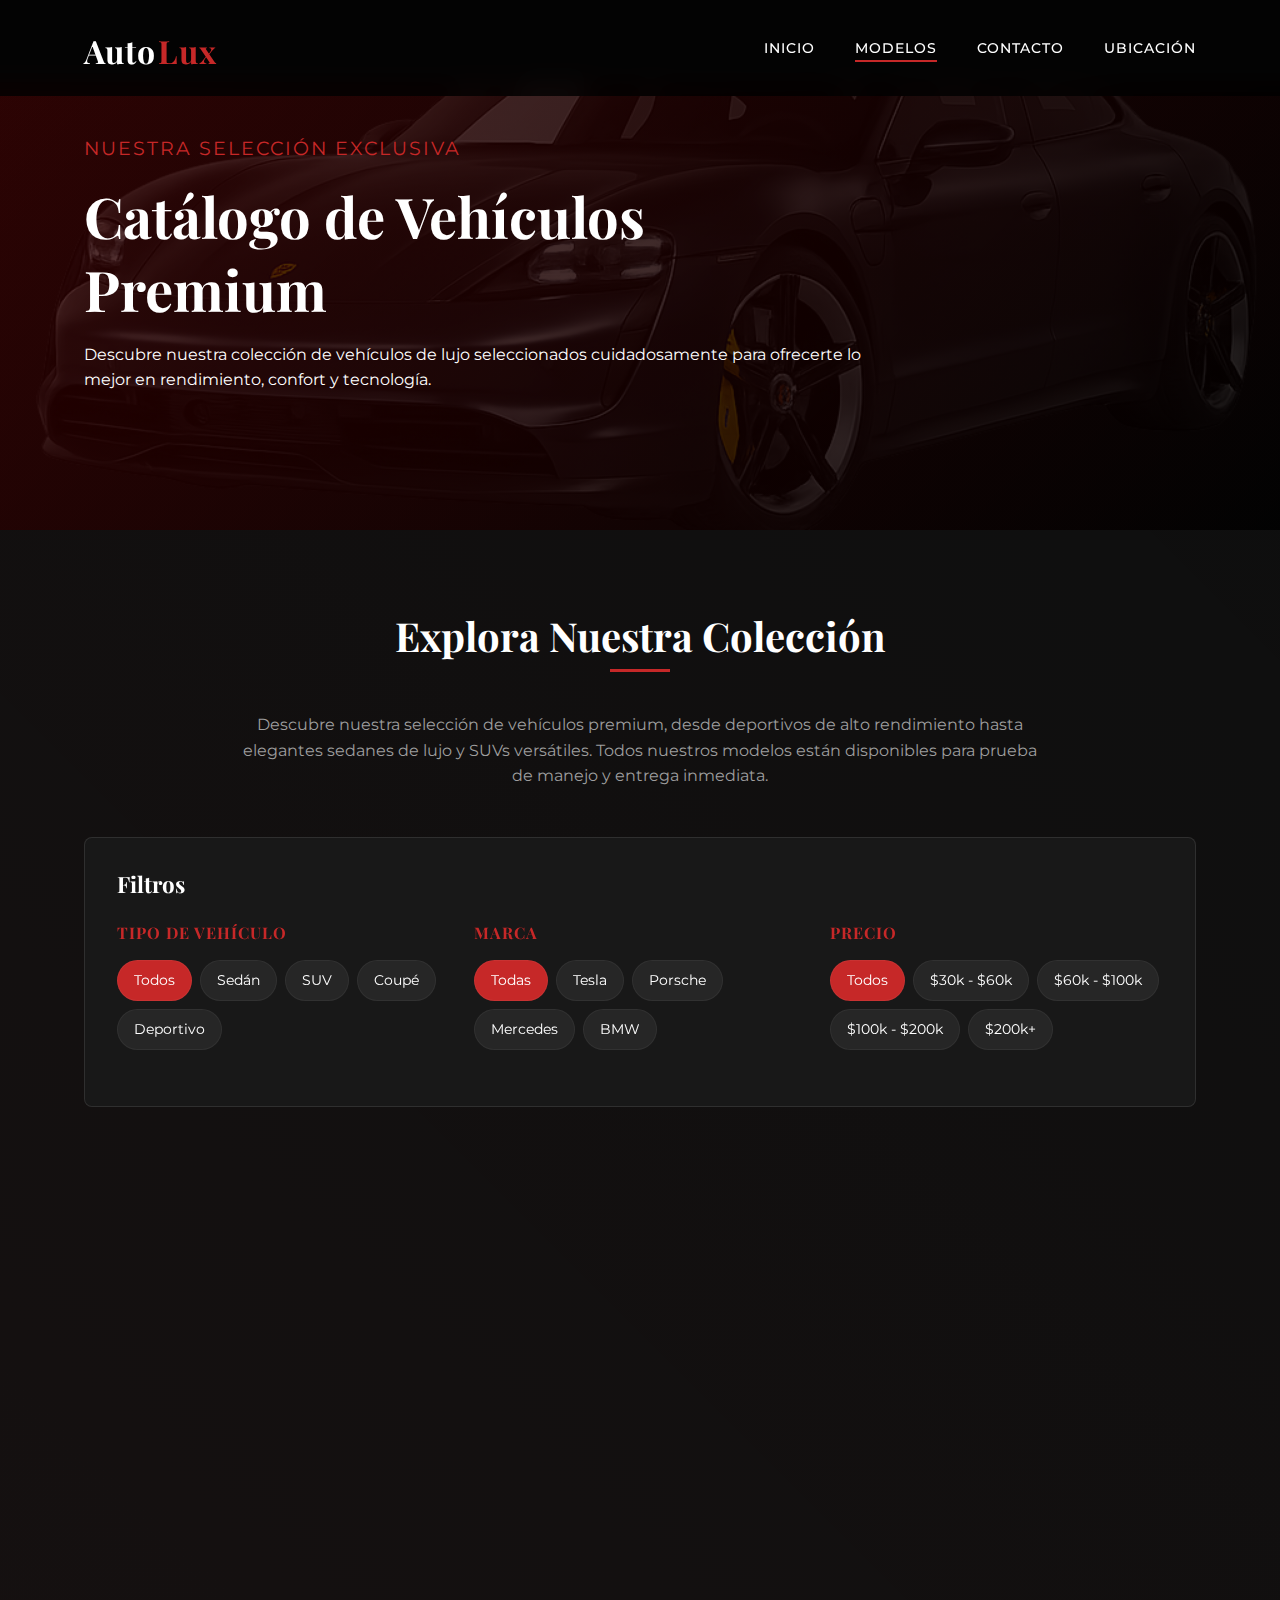
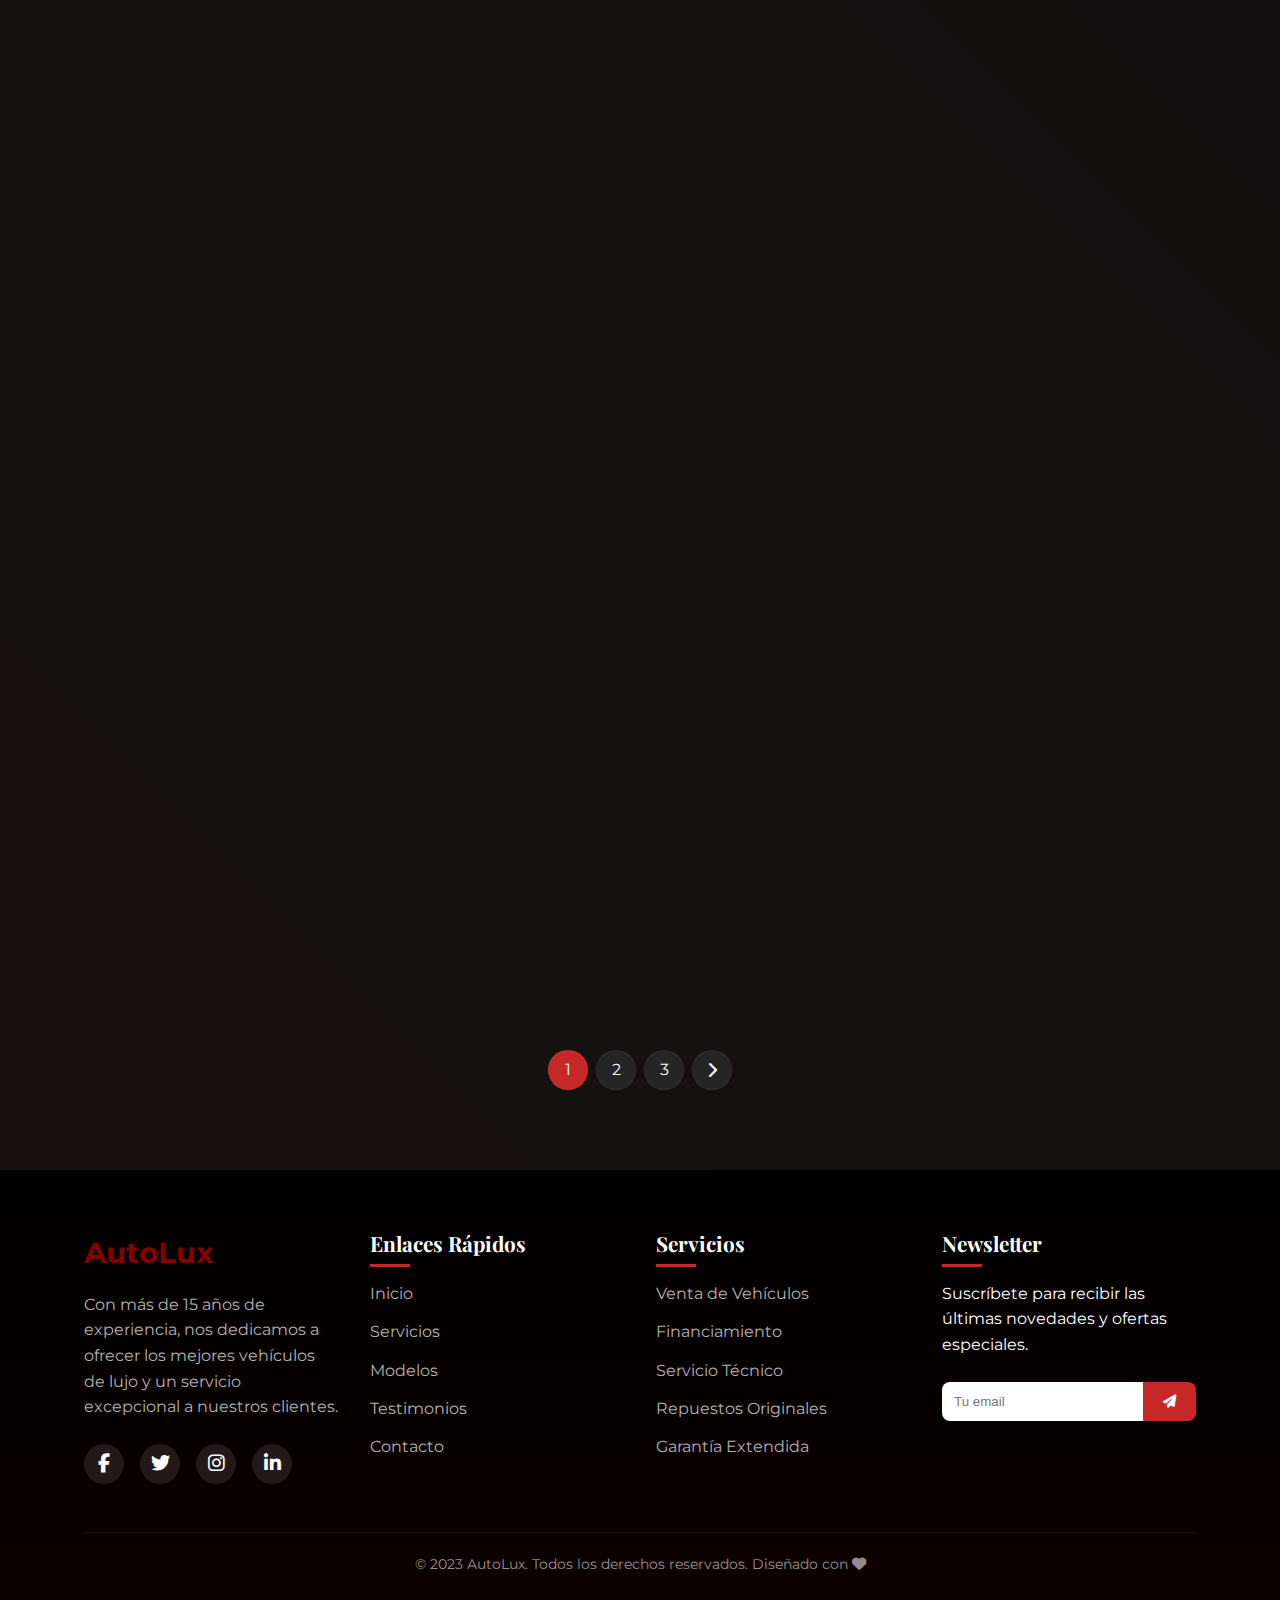
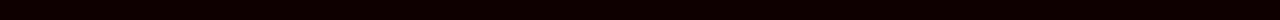
<file: modelo.html>
<!DOCTYPE html>
<html lang="es">
<head>
    <meta charset="UTF-8">
    <meta name="viewport" content="width=device-width, initial-scale=1.0">
    <title>Catálogo de Modelos - AutoLux</title>
    <!-- Fuentes -->
    <link rel="preconnect" href="https://fonts.googleapis.com">
    <link rel="preconnect" href="https://fonts.gstatic.com" crossorigin>
    <link href="https://fonts.googleapis.com/css2?family=Montserrat:wght@300;400;500;600;700&family=Playfair+Display:wght@400;700&display=swap" rel="stylesheet">
    <!-- Font Awesome -->
    <link rel="stylesheet" href="https://cdnjs.cloudflare.com/ajax/libs/font-awesome/6.4.0/css/all.min.css">
    <!-- Estilos personalizados -->
    <link rel="stylesheet" href="css/styles.css">
    <style>
        /* Estilos específicos para la página de catálogo */
        .catalog-hero {
            height: 50vh;
            background: linear-gradient(rgba(0, 0, 0, 0.7), rgba(0, 0, 0, 0.7)), url('img/porcht.png') center/cover no-repeat;
            display: flex;
            align-items: center;
            color: var(--light-text);
            margin-top: 80px;
            padding-top: 0;
            position: relative;
        }
        
        .catalog-hero::before {
            content: '';
            position: absolute;
            top: 0;
            left: 0;
            width: 100%;
            height: 100%;
            background: linear-gradient(135deg, rgba(135, 0, 0, 0.3), rgba(0, 0, 0, 0.6));
            z-index: 0;
        }
        
        .catalog-hero .container {
            position: relative;
            z-index: 1;
            padding-top: 20px;
        }
        
        .hero-content {
            padding-top: 0;
        }
        
        .filters-container {
            background-color: rgba(25, 25, 25, 0.9);
            padding: 2rem;
            border-radius: var(--border-radius);
            margin-bottom: 2rem;
            border: 1px solid rgba(255, 255, 255, 0.1);
            backdrop-filter: blur(10px);
        }
        
        .filters-title {
            margin-bottom: 1.5rem;
            color: var(--light-text);
            font-size: 1.4rem;
        }
        
        .filters-grid {
            display: grid;
            grid-template-columns: repeat(auto-fit, minmax(200px, 1fr));
            gap: 1.5rem;
        }
        
        .filter-group {
            margin-bottom: 1.5rem;
        }
        
        .filter-group h4 {
            margin-bottom: 1rem;
            color: var(--secondary-color);
            font-size: 1rem;
            text-transform: uppercase;
            letter-spacing: 1px;
        }
        
        .filter-options {
            display: flex;
            flex-wrap: wrap;
            gap: 0.5rem;
        }
        
        .filter-option {
            background-color: rgba(40, 40, 40, 0.9);
            color: var(--light-text);
            padding: 0.5rem 1rem;
            border-radius: 50px;
            font-size: 0.9rem;
            cursor: pointer;
            transition: var(--transition);
            border: 1px solid rgba(255, 255, 255, 0.05);
        }
        
        .filter-option:hover, .filter-option.active {
            background-color: var(--secondary-color);
            color: var(--light-text);
        }
        
        .catalog-grid {
            display: grid;
            grid-template-columns: repeat(auto-fill, minmax(300px, 1fr));
            gap: 2rem;
            margin-bottom: 3rem;
        }
        
        .model-card {
            margin-bottom: 0;
        }
        
        .model-featured {
            position: absolute;
            top: 20px;
            right: 20px;
            background-color: var(--secondary-color);
            color: var(--light-text);
            padding: 0.5rem 1rem;
            border-radius: 50px;
            font-size: 0.8rem;
            font-weight: 600;
            z-index: 10;
        }
        
        .pagination {
            display: flex;
            justify-content: center;
            margin-top: 3rem;
            gap: 0.5rem;
        }
        
        .page-item {
            display: flex;
            align-items: center;
            justify-content: center;
            width: 40px;
            height: 40px;
            border-radius: 50%;
            background-color: rgba(40, 40, 40, 0.9);
            color: var(--light-text);
            text-decoration: none;
            transition: var(--transition);
            border: 1px solid rgba(255, 255, 255, 0.05);
        }
        
        .page-item:hover, .page-item.active {
            background-color: var(--secondary-color);
        }
        
        .catalog-section {
            padding: 80px 0;
            background-color: var(--bg-color);
            position: relative;
        }
        
        .catalog-section::before {
            content: '';
            position: absolute;
            top: 0;
            left: 0;
            width: 100%;
            height: 100%;
            background: linear-gradient(45deg, rgba(135, 0, 0, 0.05), rgba(0, 0, 0, 0.2));
            z-index: 0;
        }
        
        .catalog-section .container {
            position: relative;
            z-index: 1;
        }
        
        .section-description {
            text-align: center;
            max-width: 800px;
            margin: 0 auto 3rem;
            color: var(--gray-text);
        }
        
        .no-results {
            text-align: center;
            padding: 3rem;
            background-color: rgba(25, 25, 25, 0.6);
            border-radius: var(--border-radius);
            margin-bottom: 2rem;
        }
        
        .no-results i {
            font-size: 3rem;
            color: var(--secondary-color);
            margin-bottom: 1rem;
        }
        
        .no-results h3 {
            margin-bottom: 1rem;
        }
        
        @media (max-width: 768px) {
            .filters-grid {
                grid-template-columns: 1fr;
            }
            
            .catalog-grid {
                grid-template-columns: repeat(auto-fill, minmax(250px, 1fr));
            }
        }
    </style>
</head>
<body>
    <!-- Header -->
    <header id="header">
        <div class="container header-container">
            <a href="index.html" class="logo">Auto<span>Lux</span></a>
            <nav>
                <ul class="nav-links">
                    <li><a href="index.html">Inicio</a></li>
                    <li><a href="modelo.html" class="active">Modelos</a></li>
                    <li><a href="index.html#contact">Contacto</a></li>
                    <li><a href="index.html#location">Ubicación</a></li>
                </ul>
            </nav>
            <div id="menu-toggle">
                <i class="fas fa-bars"></i>
            </div>
        </div>
    </header>

    <!-- Hero Section del Catálogo -->
    <section class="catalog-hero">
        <div class="container">
            <div class="hero-content">
                <div class="hero-subtitle">Nuestra selección exclusiva</div>
                <h1>Catálogo de Vehículos Premium</h1>
                <p>Descubre nuestra colección de vehículos de lujo seleccionados cuidadosamente para ofrecerte lo mejor en rendimiento, confort y tecnología.</p>
            </div>
        </div>
    </section>

    <!-- Catálogo principal -->
    <section class="catalog-section">
        <div class="container">
            <h2 class="section-title centered">Explora Nuestra Colección</h2>
            <p class="section-description">Descubre nuestra selección de vehículos premium, desde deportivos de alto rendimiento hasta elegantes sedanes de lujo y SUVs versátiles. Todos nuestros modelos están disponibles para prueba de manejo y entrega inmediata.</p>
            
            <!-- Filtros -->
            <div class="filters-container">
                <h3 class="filters-title">Filtros</h3>
                <div class="filters-grid">
                    <div class="filter-group">
                        <h4>Tipo de vehículo</h4>
                        <div class="filter-options">
                            <span class="filter-option active">Todos</span>
                            <span class="filter-option">Sedán</span>
                            <span class="filter-option">SUV</span>
                            <span class="filter-option">Coupé</span>
                            <span class="filter-option">Deportivo</span>
                        </div>
                    </div>
                    <div class="filter-group">
                        <h4>Marca</h4>
                        <div class="filter-options">
                            <span class="filter-option active">Todas</span>
                            <span class="filter-option">Tesla</span>
                            <span class="filter-option">Porsche</span>
                            <span class="filter-option">Mercedes</span>
                            <span class="filter-option">BMW</span>
                        </div>
                    </div>
                    <div class="filter-group">
                        <h4>Precio</h4>
                        <div class="filter-options">
                            <span class="filter-option active">Todos</span>
                            <span class="filter-option">$30k - $60k</span>
                            <span class="filter-option">$60k - $100k</span>
                            <span class="filter-option">$100k - $200k</span>
                            <span class="filter-option">$200k+</span>
                        </div>
                    </div>
                </div>
            </div>
            
            <!-- Grid de modelos -->
            <div class="catalog-grid">
                <!-- Tesla Model 3 -->
                <div class="model-card reveal">
                    <div class="model-featured">Destacado</div>
                    <div class="model-img">
                        <img src="img/tesla en 3d.png" alt="Tesla Model 3">
                    </div>
                    <div class="model-info">
                        <h3 class="model-name">Tesla Model 3</h3>
                        <div class="model-price">Desde $45,000</div>
                        <ul class="model-features">
                            <li><i class="fas fa-check"></i> Motor eléctrico 480 HP</li>
                            <li><i class="fas fa-check"></i> 0-100 km/h en 3.2s</li>
                            <li><i class="fas fa-check"></i> Autonomía de 560 km</li>
                            <li><i class="fas fa-check"></i> Piloto automático avanzado</li>
                        </ul>
                        <a href="model03.html" class="btn btn-primary model-btn">Ver detalles</a>
                    </div>
                </div>
                
                <!-- Tesla Model Y -->
                <div class="model-card reveal delay-200">
                    <div class="model-img">
                        <img src="img/Tesla Model Y.png" alt="Tesla Model Y">
                    </div>
                    <div class="model-info">
                        <h3 class="model-name">Tesla Model Y</h3>
                        <div class="model-price">Desde $55,000</div>
                        <ul class="model-features">
                            <li><i class="fas fa-check"></i> SUV eléctrico compacto</li>
                            <li><i class="fas fa-check"></i> Hasta 7 plazas disponibles</li>
                            <li><i class="fas fa-check"></i> Autonomía de 525 km</li>
                            <li><i class="fas fa-check"></i> Tracción integral dual-motor</li>
                        </ul>
                        <a href="model-y.html" class="btn btn-primary model-btn">Ver detalles</a>
                    </div>
                </div>
                
                <!-- Porsche 911 -->
                <div class="model-card reveal delay-400">
                    <div class="model-img">
                        <img src="img/porcht.png" alt="Porsche 911">
                    </div>
                    <div class="model-info">
                        <h3 class="model-name">Porsche 911 Turbo S</h3>
                        <div class="model-price">Desde $185,000</div>
                        <ul class="model-features">
                            <li><i class="fas fa-check"></i> Motor Bóxer 6 cilindros Turbo</li>
                            <li><i class="fas fa-check"></i> 0-100 km/h en 2.8s</li>
                            <li><i class="fas fa-check"></i> 650 HP de potencia</li>
                            <li><i class="fas fa-check"></i> Tracción integral inteligente</li>
                        </ul>
                        <a href="porsche-911.html" class="btn btn-primary model-btn">Ver detalles</a>
                    </div>
                </div>
                
                <!-- Mercedes EQS -->
                <div class="model-card reveal">
                    <div class="model-img">
                        <img src="img/tesla-lateral.png" alt="Mercedes EQS">
                    </div>
                    <div class="model-info">
                        <h3 class="model-name">Mercedes EQS</h3>
                        <div class="model-price">Desde $102,000</div>
                        <ul class="model-features">
                            <li><i class="fas fa-check"></i> Sedan eléctrico de lujo</li>
                            <li><i class="fas fa-check"></i> Autonomía hasta 780 km</li>
                            <li><i class="fas fa-check"></i> Pantalla Hyperscreen de 56"</li>
                            <li><i class="fas fa-check"></i> Conducción semi-autónoma nivel 3</li>
                        </ul>
                        <a href="#" class="btn btn-primary model-btn">Ver detalles</a>
                    </div>
                </div>
                
                <!-- BMW iX -->
                <div class="model-card reveal delay-200">
                    <div class="model-img">
                        <img src="img/tesla-trasera.png" alt="BMW iX">
                    </div>
                    <div class="model-info">
                        <h3 class="model-name">BMW iX M60</h3>
                        <div class="model-price">Desde $108,000</div>
                        <ul class="model-features">
                            <li><i class="fas fa-check"></i> SUV eléctrico de alto rendimiento</li>
                            <li><i class="fas fa-check"></i> 619 HP de potencia</li>
                            <li><i class="fas fa-check"></i> 0-100 km/h en 3.8s</li>
                            <li><i class="fas fa-check"></i> Autonomía de 500 km</li>
                        </ul>
                        <a href="#" class="btn btn-primary model-btn">Ver detalles</a>
                    </div>
                </div>
                
                <!-- Porsche Taycan -->
                <div class="model-card reveal delay-400">
                    <div class="model-featured">Nuevo</div>
                    <div class="model-img">
                        <img src="img/porcht.png" alt="Porsche Taycan">
                    </div>
                    <div class="model-info">
                        <h3 class="model-name">Porsche Taycan Turbo S</h3>
                        <div class="model-price">Desde $187,000</div>
                        <ul class="model-features">
                            <li><i class="fas fa-check"></i> Sedan deportivo eléctrico</li>
                            <li><i class="fas fa-check"></i> 750 HP de potencia</li>
                            <li><i class="fas fa-check"></i> 0-100 km/h en 2.8s</li>
                            <li><i class="fas fa-check"></i> Carga ultra-rápida 800V</li>
                        </ul>
                        <a href="#" class="btn btn-primary model-btn">Ver detalles</a>
                    </div>
                </div>
            </div>
            
            <!-- Paginación -->
            <div class="pagination">
                <a href="#" class="page-item active">1</a>
                <a href="#" class="page-item">2</a>
                <a href="#" class="page-item">3</a>
                <a href="#" class="page-item"><i class="fas fa-chevron-right"></i></a>
            </div>
        </div>
    </section>

    <!-- Footer -->
    <footer>
        <div class="container">
            <div class="footer-content">
                <div class="footer-about">
                    <a href="index.html" class="footer-logo">Auto<span>Lux</span></a>
                    <p>Con más de 15 años de experiencia, nos dedicamos a ofrecer los mejores vehículos de lujo y un servicio excepcional a nuestros clientes.</p>
                    <div class="social-icons">
                        <a href="#" class="social-icon"><i class="fab fa-facebook-f"></i></a>
                        <a href="#" class="social-icon"><i class="fab fa-twitter"></i></a>
                        <a href="#" class="social-icon"><i class="fab fa-instagram"></i></a>
                        <a href="#" class="social-icon"><i class="fab fa-linkedin-in"></i></a>
                    </div>
                </div>
                <div class="footer-links">
                    <h3 class="footer-title">Enlaces Rápidos</h3>
                    <ul>
                        <li><a href="index.html">Inicio</a></li>
                        <li><a href="index.html#services">Servicios</a></li>
                        <li><a href="modelo.html">Modelos</a></li>
                        <li><a href="index.html#testimonials">Testimonios</a></li>
                        <li><a href="index.html#contact">Contacto</a></li>
                    </ul>
                </div>
                <div class="footer-links">
                    <h3 class="footer-title">Servicios</h3>
                    <ul>
                        <li><a href="#">Venta de Vehículos</a></li>
                        <li><a href="#">Financiamiento</a></li>
                        <li><a href="#">Servicio Técnico</a></li>
                        <li><a href="#">Repuestos Originales</a></li>
                        <li><a href="#">Garantía Extendida</a></li>
                    </ul>
                </div>
                <div class="footer-newsletter">
                    <h3 class="footer-title">Newsletter</h3>
                    <p>Suscríbete para recibir las últimas novedades y ofertas especiales.</p>
                    <form class="newsletter-form">
                        <input type="email" placeholder="Tu email">
                        <button type="submit"><i class="fas fa-paper-plane"></i></button>
                    </form>
                </div>
            </div>
            <div class="footer-bottom">
                <p>&copy; 2023 AutoLux. Todos los derechos reservados. Diseñado con <i class="fas fa-heart"></i></p>
            </div>
        </div>
    </footer>

    <!-- Botón de volver arriba -->
    <button class="scroll-top-btn" id="scrollTopBtn">
        <i class="fas fa-chevron-up"></i>
    </button>

    <!-- JavaScript -->
    <script src="js/main.js"></script>
</body>
</html>
</file>
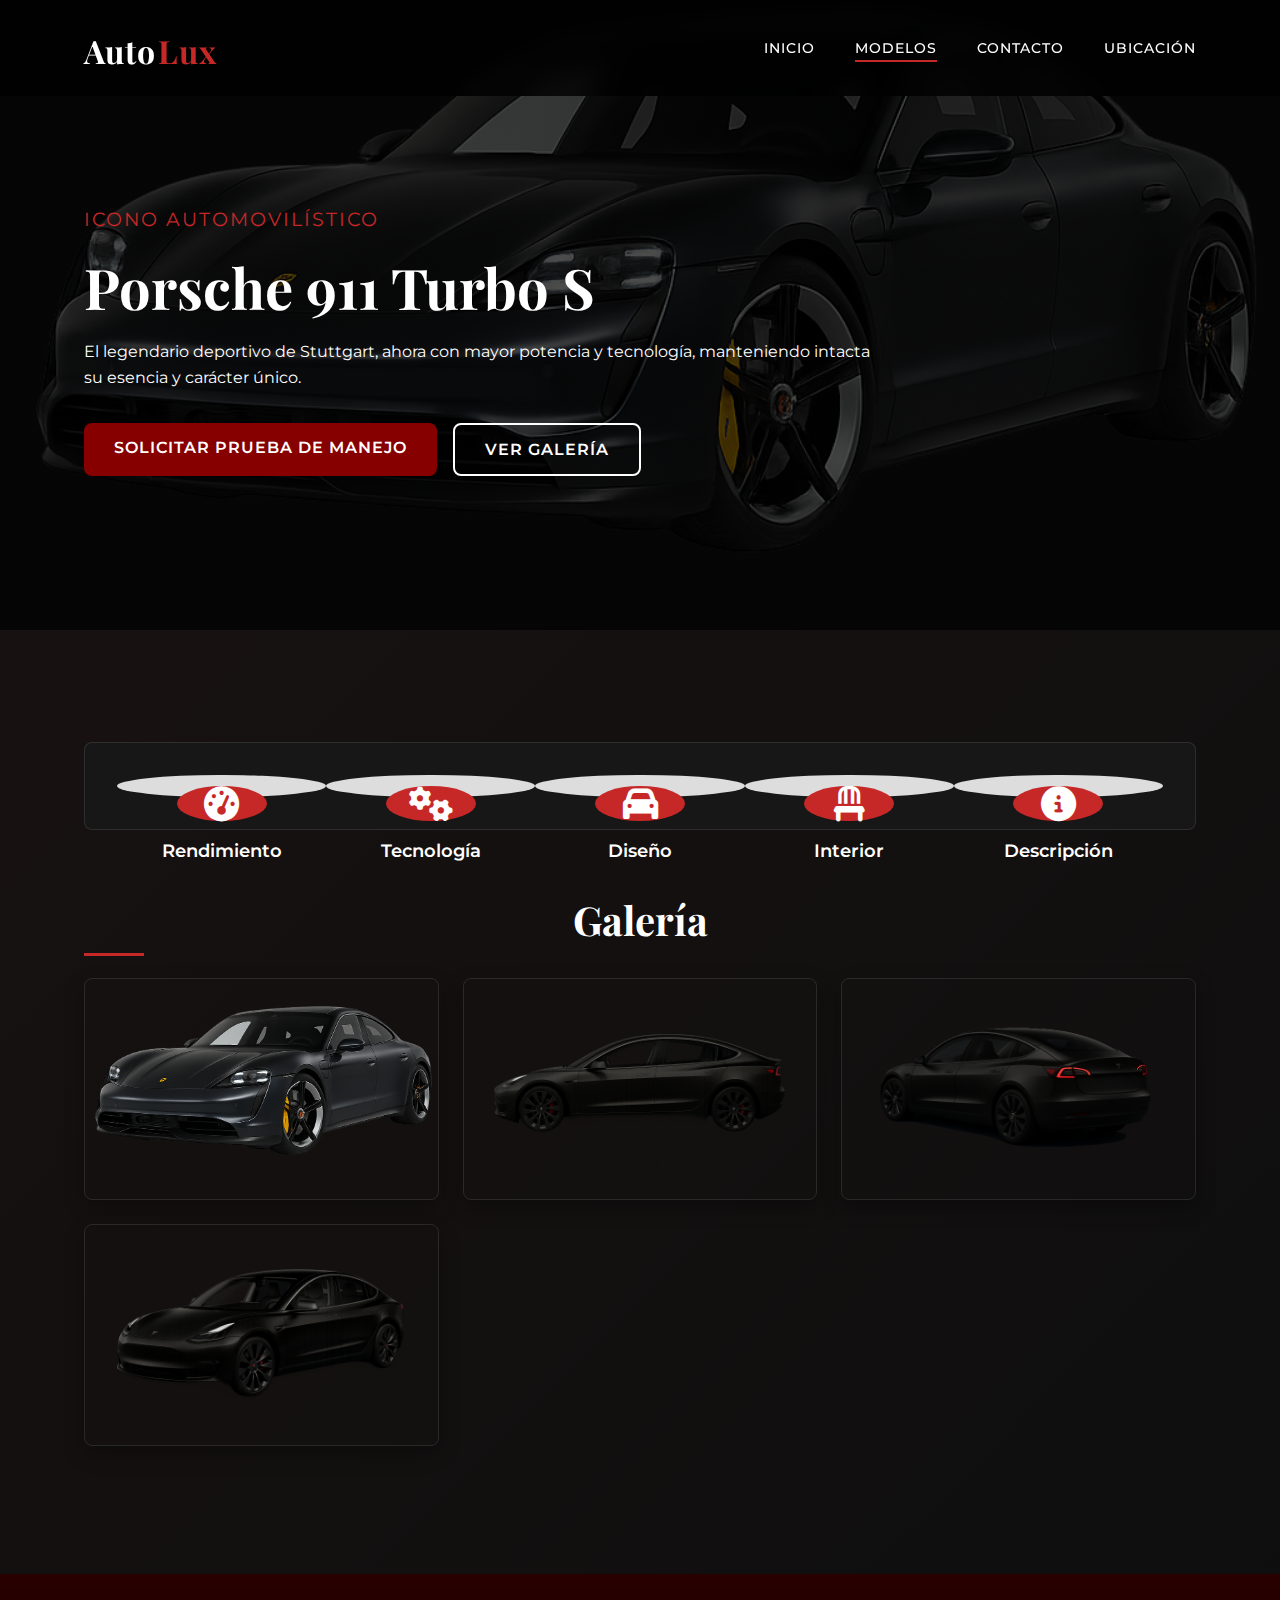
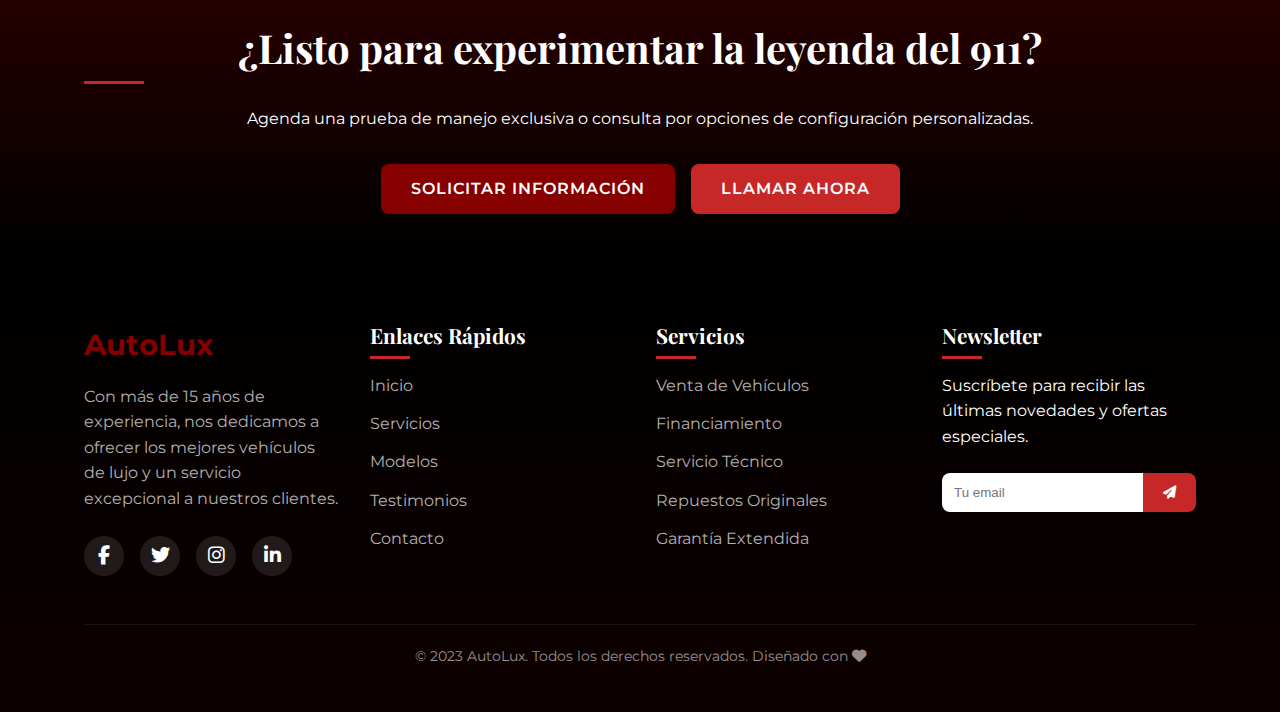
<file: porsche-911.html>
<!DOCTYPE html>
<html lang="es">
<head>
    <meta charset="UTF-8">
    <meta name="viewport" content="width=device-width, initial-scale=1.0">
    <title>Porsche 911 Turbo S - AutoLux</title>
    <!-- Fuentes -->
    <link rel="preconnect" href="https://fonts.googleapis.com">
    <link rel="preconnect" href="https://fonts.gstatic.com" crossorigin>
    <link href="https://fonts.googleapis.com/css2?family=Montserrat:wght@300;400;500;600;700&family=Playfair+Display:wght@400;700&display=swap" rel="stylesheet">
    <!-- Font Awesome -->
    <link rel="stylesheet" href="https://cdnjs.cloudflare.com/ajax/libs/font-awesome/6.4.0/css/all.min.css">
    <!-- Estilos personalizados -->
    <link rel="stylesheet" href="css/styles.css">
    <style>
        /* Estilos específicos para la página de modelo */
        .modelo-hero {
            height: 70vh;
            background: linear-gradient(rgba(0, 0, 0, 0.7), rgba(0, 0, 0, 0.7)), url('img/porcht.png') center/cover no-repeat;
            display: flex;
            align-items: center;
            color: var(--light-text);
            margin-top: 0;
            padding-top: 70px;
        }
        
        .modelo-content {
            padding: 80px 0;
            background-color: var(--bg-color);
            position: relative;
        }
        
        .modelo-content::before {
            content: '';
            position: absolute;
            top: 0;
            left: 0;
            width: 100%;
            height: 100%;
            background: linear-gradient(135deg, rgba(135, 0, 0, 0.05), rgba(0, 0, 0, 0.2));
            z-index: 0;
        }
        
        .modelo-info {
            display: grid;
            grid-template-columns: 1fr 1fr;
            gap: 3rem;
            margin-bottom: 3rem;
            position: relative;
            z-index: 1;
        }
        
        .modelo-gallery {
            display: grid;
            grid-template-columns: repeat(auto-fit, minmax(300px, 1fr));
            gap: 1.5rem;
            margin-bottom: 3rem;
            position: relative;
            z-index: 1;
        }
        
        .gallery-item {
            border-radius: var(--border-radius);
            overflow: hidden;
            box-shadow: var(--box-shadow);
            transition: var(--transition);
            cursor: pointer;
            border: 1px solid rgba(255, 255, 255, 0.1);
        }
        
        .gallery-item:hover {
            transform: scale(1.02);
            box-shadow: var(--hover-shadow);
        }
        
        .gallery-item img {
            width: 100%;
            height: 220px;
            object-fit: cover;
        }
        
        .specs-container {
            background-color: rgba(25, 25, 25, 0.9);
            padding: var(--card-padding);
            border-radius: var(--border-radius);
            border: 1px solid rgba(255, 255, 255, 0.1);
            backdrop-filter: blur(10px);
            position: relative;
            z-index: 1;
        }
        
        .specs-title {
            margin-bottom: 1.5rem;
            border-bottom: 1px solid rgba(255, 255, 255, 0.1);
            padding-bottom: 1rem;
            color: var(--light-text);
        }
        
        .specs-grid {
            display: grid;
            grid-template-columns: repeat(2, 1fr);
            gap: 1.5rem;
        }
        
        .spec-group h4 {
            color: var(--secondary-color);
            margin-bottom: 1rem;
        }
        
        .spec-item {
            display: flex;
            justify-content: space-between;
            margin-bottom: 0.8rem;
            padding-bottom: 0.8rem;
            border-bottom: 1px dashed rgba(255, 255, 255, 0.1);
        }
        
        .spec-name {
            color: var(--gray-text);
        }
        
        .spec-value {
            font-weight: 600;
            color: var(--light-text);
        }
        
        .features-list {
            margin-top: 1.5rem;
        }
        
        .features-list li {
            display: flex;
            align-items: center;
            margin-bottom: 0.8rem;
        }
        
        .features-list i {
            color: var(--secondary-color);
            margin-right: 0.8rem;
        }
        
        .cta-container {
            background-color: var(--dark-bg);
            color: var(--light-text);
            padding: 3rem 0;
            text-align: center;
            position: relative;
        }
        
        .cta-container::before {
            content: '';
            position: absolute;
            top: 0;
            left: 0;
            width: 100%;
            height: 100%;
            background: linear-gradient(rgba(135, 0, 0, 0.3), rgba(0, 0, 0, 0.9));
            z-index: 0;
        }
        
        .cta-container .container {
            position: relative;
            z-index: 1;
        }
        
        .cta-buttons {
            margin-top: 2rem;
            display: flex;
            justify-content: center;
            gap: 1rem;
        }
        
        @media (max-width: 768px) {
            .modelo-info {
                grid-template-columns: 1fr;
            }
            
            .specs-grid {
                grid-template-columns: 1fr;
            }
            
            .cta-buttons {
                flex-direction: column;
                max-width: 300px;
                margin: 2rem auto 0;
            }
        }
        
        /* Estilo para los indicadores interactivos */
        .spec-indicators {
            display: flex;
            justify-content: space-between;
            margin: 2rem 0 4rem;
            padding: 2rem;
            background-color: rgba(25, 25, 25, 0.8);
            border-radius: var(--border-radius);
            border: 1px solid rgba(255, 255, 255, 0.1);
            position: relative;
            z-index: 10;
        }
        
        .indicator {
            display: flex;
            flex-direction: column;
            align-items: center;
            position: relative;
            cursor: pointer;
            transition: transform 0.3s;
            padding: 0.7rem;
            width: 20%;
        }
        
        .indicator:hover {
            transform: translateY(-8px);
        }
        
        .indicator-icon {
            background-color: var(--secondary-color);
            color: var(--light-text);
            width: 90px;
            height: 90px;
            border-radius: 50%;
            display: flex;
            align-items: center;
            justify-content: center;
            margin-bottom: 1rem;
            transition: all 0.3s;
            font-size: 2.2rem;
        }
        
        .indicator:hover .indicator-icon {
            background-color: var(--primary-color);
            box-shadow: 0 0 25px rgba(135, 0, 0, 0.7);
        }
        
        .indicator-name {
            font-weight: 600;
            color: var(--light-text);
            text-align: center;
            font-size: 1.1rem;
        }
        
        .indicator-tooltip {
            position: absolute;
            top: 120%;
            left: 50%;
            transform: translateX(-50%);
            width: 350px;
            background-color: rgba(30, 30, 30, 0.95);
            border-radius: var(--border-radius);
            box-shadow: var(--hover-shadow);
            padding: 1.8rem;
            opacity: 0;
            visibility: hidden;
            transition: all 0.3s;
            z-index: 100;
            border: 1px solid rgba(135, 0, 0, 0.3);
        }
        
        .indicator:hover .indicator-tooltip {
            opacity: 1;
            visibility: visible;
            top: 110%;
        }
        
        .indicator-tooltip::before {
            content: '';
            position: absolute;
            top: -10px;
            left: 50%;
            transform: translateX(-50%);
            border-width: 0 10px 10px 10px;
            border-style: solid;
            border-color: transparent transparent rgba(30, 30, 30, 0.95) transparent;
        }
        
        .tooltip-content h4 {
            color: var(--secondary-color);
            margin-bottom: 0.8rem;
            text-align: center;
            font-size: 1.2rem;
        }
        
        .tooltip-content p {
            color: var(--light-text);
            margin-bottom: 1.2rem;
            font-size: 0.95rem;
            line-height: 1.5;
        }
        
        .tooltip-content ul {
            color: var(--gray-text);
            font-size: 0.9rem;
        }
        
        .tooltip-content ul li {
            display: flex;
            align-items: flex-start;
            margin-bottom: 0.6rem;
            line-height: 1.4;
        }
        
        .tooltip-content ul li i {
            color: var(--secondary-color);
            margin-right: 0.5rem;
            margin-top: 0.2rem;
        }
        
        @media (max-width: 992px) {
            .spec-indicators {
                flex-wrap: wrap;
                justify-content: center;
            }
            
            .indicator {
                width: 33.33%;
                margin-bottom: 2rem;
            }
            
            .indicator:last-child, .indicator:nth-last-child(2) {
                width: 50%;
            }
        }
        
        @media (max-width: 576px) {
            .indicator {
                width: 50%;
            }
            
            .indicator:last-child {
                width: 100%;
            }
            
            .indicator-tooltip {
                width: 280px;
            }
        }
    </style>
</head>
<body>
    <!-- Header -->
    <header id="header">
        <div class="container header-container">
            <a href="index.html" class="logo">Auto<span>Lux</span></a>
            <nav>
                <ul class="nav-links">
                    <li><a href="index.html">Inicio</a></li>
                    <li><a href="index.html#models" class="active">Modelos</a></li>
                    <li><a href="index.html#contact">Contacto</a></li>
                    <li><a href="index.html#location">Ubicación</a></li>
                </ul>
            </nav>
            <div id="menu-toggle">
                <i class="fas fa-bars"></i>
            </div>
        </div>
    </header>

    <!-- Hero Section del Modelo -->
    <section class="modelo-hero">
        <div class="container">
            <div class="hero-content">
                <div class="hero-subtitle">Icono automovilístico</div>
                <h1>Porsche 911 Turbo S</h1>
                <p>El legendario deportivo de Stuttgart, ahora con mayor potencia y tecnología, manteniendo intacta su esencia y carácter único.</p>
                <div class="hero-cta">
                    <a href="#contacto" class="btn btn-primary">Solicitar prueba de manejo</a>
                    <a href="#galeria" class="btn btn-outline">Ver galería</a>
                </div>
            </div>
        </div>
    </section>

    <!-- Contenido principal -->
    <section class="modelo-content">
        <div class="container">
            <!-- Indicadores interactivos -->
            <div class="spec-indicators">
                <div class="indicator">
                    <div class="indicator-icon">
                        <i class="fas fa-tachometer-alt"></i>
                    </div>
                    <div class="indicator-name">Rendimiento</div>
                    <div class="indicator-tooltip">
                        <div class="tooltip-content">
                            <h4>Prestaciones extraordinarias</h4>
                            <p>El Porsche 911 Turbo S representa la cúspide del rendimiento deportivo, con aceleraciones brutales y un comportamiento dinámico extraordinario, coronado por su mítico sonido boxer.</p>
                            <ul>
                                <li><i class="fas fa-check"></i> Motor boxer 6 cilindros biturbo de 3.8L</li>
                                <li><i class="fas fa-check"></i> 650 CV de potencia (478 kW)</li>
                                <li><i class="fas fa-check"></i> Par motor de 800 Nm</li>
                                <li><i class="fas fa-check"></i> 0-100 km/h en 2.8 segundos</li>
                                <li><i class="fas fa-check"></i> 0-200 km/h en 8.9 segundos</li>
                                <li><i class="fas fa-check"></i> Velocidad máxima: 330 km/h</li>
                                <li><i class="fas fa-check"></i> Consumo combinado: 11.1 l/100km</li>
                            </ul>
                        </div>
                    </div>
                </div>
                <div class="indicator">
                    <div class="indicator-icon">
                        <i class="fas fa-cogs"></i>
                    </div>
                    <div class="indicator-name">Tecnología</div>
                    <div class="indicator-tooltip">
                        <div class="tooltip-content">
                            <h4>Ingeniería avanzada</h4>
                            <p>La última generación del 911 Turbo S incorpora lo mejor de la ingeniería alemana, combinando tradición con innovación para ofrecer un rendimiento excepcional en cualquier situación.</p>
                            <ul>
                                <li><i class="fas fa-check"></i> Transmisión PDK de 8 velocidades</li>
                                <li><i class="fas fa-check"></i> Tracción integral Porsche Traction Management</li>
                                <li><i class="fas fa-check"></i> Suspensión activa PASM con control electrónico</li>
                                <li><i class="fas fa-check"></i> Dirección asistida electromecánica Plus</li>
                                <li><i class="fas fa-check"></i> Sistema de frenos cerámicos PCCB</li>
                                <li><i class="fas fa-check"></i> Distribución de par vectorial PTV Plus</li>
                                <li><i class="fas fa-check"></i> Modo Wet para condiciones de mojado</li>
                            </ul>
                        </div>
                    </div>
                </div>
                <div class="indicator">
                    <div class="indicator-icon">
                        <i class="fas fa-car"></i>
                    </div>
                    <div class="indicator-name">Diseño</div>
                    <div class="indicator-tooltip">
                        <div class="tooltip-content">
                            <h4>Estética icónica</h4>
                            <p>El inconfundible perfil del 911 evoluciona manteniendo su ADN inalterable. Las formas fluidas y musculosas realzan su carácter deportivo con un equilibrio perfecto entre tradición y modernidad.</p>
                            <ul>
                                <li><i class="fas fa-check"></i> Silueta trasera-motora emblemática del 911</li>
                                <li><i class="fas fa-check"></i> Ancho de vía extendido y tomas de aire agrandadas</li>
                                <li><i class="fas fa-check"></i> Faros LED Matrix con tecnología PDLS Plus</li>
                                <li><i class="fas fa-check"></i> Alerón trasero adaptativo con posición Performance</li>
                                <li><i class="fas fa-check"></i> Llantas de aleación exclusivas (20"/21")</li>
                                <li><i class="fas fa-check"></i> Línea de techo fluida tipo "flyline"</li>
                                <li><i class="fas fa-check"></i> Salidas de escape deportivas dobles en acero inoxidable</li>
                            </ul>
                        </div>
                    </div>
                </div>
                <div class="indicator">
                    <div class="indicator-icon">
                        <i class="fas fa-chair"></i>
                    </div>
                    <div class="indicator-name">Interior</div>
                    <div class="indicator-tooltip">
                        <div class="tooltip-content">
                            <h4>Lujo deportivo</h4>
                            <p>El habitáculo del 911 Turbo S fusiona lujo y deportividad con una calidad de materiales excepcional. Cada detalle está pensado para realzar la experiencia de conducción sin comprometer el confort.</p>
                            <ul>
                                <li><i class="fas fa-check"></i> Asientos deportivos adaptativos Plus (18 posiciones)</li>
                                <li><i class="fas fa-check"></i> Tapicería en cuero exclusivo con costuras contrastadas</li>
                                <li><i class="fas fa-check"></i> Volante GT deportivo multifunción con levas</li>
                                <li><i class="fas fa-check"></i> Porsche Advanced Cockpit con pantallas HD</li>
                                <li><i class="fas fa-check"></i> Sistema BOSE® Surround Sound con 12 altavoces</li>
                                <li><i class="fas fa-check"></i> Paquete interior en carbono mate</li>
                                <li><i class="fas fa-check"></i> Climatizador bizona con control de calidad del aire</li>
                            </ul>
                        </div>
                    </div>
                </div>
                <div class="indicator">
                    <div class="indicator-icon">
                        <i class="fas fa-info-circle"></i>
                    </div>
                    <div class="indicator-name">Descripción</div>
                    <div class="indicator-tooltip">
                        <div class="tooltip-content">
                            <h4>El referente de los deportivos</h4>
                            <p>El Porsche 911 Turbo S es la culminación de décadas de evolución del icónico deportivo alemán. Con prestaciones de superdeportivo pero usabilidad diaria, representa el equilibrio perfecto entre tradición e innovación.</p>
                            <ul>
                                <li><i class="fas fa-check"></i> Fabricado artesanalmente en Stuttgart-Zuffenhausen</li>
                                <li><i class="fas fa-check"></i> 8ª generación del 911 (tipo 992)</li>
                                <li><i class="fas fa-check"></i> Construcción ligera con aluminio y materiales compuestos</li>
                                <li><i class="fas fa-check"></i> Aerodinámica activa adaptativa</li>
                                <li><i class="fas fa-check"></i> Sistemas de asistencia a la conducción de última generación</li>
                                <li><i class="fas fa-check"></i> Conectividad avanzada con Porsche Connect Plus</li>
                                <li><i class="fas fa-check"></i> Garantía de 3 años y programa Porsche Approved</li>
                            </ul>
                        </div>
                    </div>
                </div>
            </div>
            
            <h2 class="text-center" id="galeria">Galería</h2>
            <div class="modelo-gallery">
                <div class="gallery-item">
                    <img src="img/porcht.png" alt="Porsche 911 Turbo S Frontal">
                </div>
                <div class="gallery-item">
                    <img src="img/tesla-lateral.png" alt="Vista Lateral (representativa)">
                </div>
                <div class="gallery-item">
                    <img src="img/tesla-trasera.png" alt="Vista Trasera (representativa)">
                </div>
                <div class="gallery-item">
                    <img src="img/tesla en 3d.png" alt="Vista 3D (representativa)">
                </div>
            </div>
        </div>
    </section>

    <!-- Llamado a la acción -->
    <section class="cta-container" id="contacto">
        <div class="container">
            <h2>¿Listo para experimentar la leyenda del 911?</h2>
            <p>Agenda una prueba de manejo exclusiva o consulta por opciones de configuración personalizadas.</p>
            <div class="cta-buttons">
                <a href="index.html#contact" class="btn btn-primary">Solicitar información</a>
                <a href="tel:+15551234567" class="btn btn-secondary">Llamar ahora</a>
            </div>
        </div>
    </section>

    <!-- Footer -->
    <footer>
        <div class="container">
            <div class="footer-content">
                <div class="footer-about">
                    <a href="index.html" class="footer-logo">Auto<span>Lux</span></a>
                    <p>Con más de 15 años de experiencia, nos dedicamos a ofrecer los mejores vehículos de lujo y un servicio excepcional a nuestros clientes.</p>
                    <div class="social-icons">
                        <a href="#" class="social-icon"><i class="fab fa-facebook-f"></i></a>
                        <a href="#" class="social-icon"><i class="fab fa-twitter"></i></a>
                        <a href="#" class="social-icon"><i class="fab fa-instagram"></i></a>
                        <a href="#" class="social-icon"><i class="fab fa-linkedin-in"></i></a>
                    </div>
                </div>
                <div class="footer-links">
                    <h3 class="footer-title">Enlaces Rápidos</h3>
                    <ul>
                        <li><a href="index.html">Inicio</a></li>
                        <li><a href="index.html#services">Servicios</a></li>
                        <li><a href="index.html#models">Modelos</a></li>
                        <li><a href="index.html#testimonials">Testimonios</a></li>
                        <li><a href="index.html#contact">Contacto</a></li>
                    </ul>
                </div>
                <div class="footer-links">
                    <h3 class="footer-title">Servicios</h3>
                    <ul>
                        <li><a href="#">Venta de Vehículos</a></li>
                        <li><a href="#">Financiamiento</a></li>
                        <li><a href="#">Servicio Técnico</a></li>
                        <li><a href="#">Repuestos Originales</a></li>
                        <li><a href="#">Garantía Extendida</a></li>
                    </ul>
                </div>
                <div class="footer-newsletter">
                    <h3 class="footer-title">Newsletter</h3>
                    <p>Suscríbete para recibir las últimas novedades y ofertas especiales.</p>
                    <form class="newsletter-form">
                        <input type="email" placeholder="Tu email">
                        <button type="submit"><i class="fas fa-paper-plane"></i></button>
                    </form>
                </div>
            </div>
            <div class="footer-bottom">
                <p>&copy; 2023 AutoLux. Todos los derechos reservados. Diseñado con <i class="fas fa-heart"></i></p>
            </div>
        </div>
    </footer>

    <!-- Botón de volver arriba -->
    <button class="scroll-top-btn" id="scrollTopBtn">
        <i class="fas fa-chevron-up"></i>
    </button>

    <!-- JavaScript -->
    <script src="js/main.js"></script>
</body>
</html>
</file>
<file: css/styles.css>
/* Variables globales */
:root {
    --primary-color: #870000;     /* Rojo oscuro */
    --secondary-color: #c62828;   /* Rojo suave */
    --accent-color: #4a148c;      /* Púrpura oscuro como acento */
    --bg-color: #121212;          /* Fondo muy oscuro */
    --dark-bg: #000000;           /* Fondo negro */
    --light-text: #ffffff;        /* Texto blanco */
    --dark-text: #e0e0e0;         /* Texto gris claro */
    --gray-text: #9e9e9e;         /* Texto gris */
    --transition: all 0.3s ease-in-out;
    --border-radius: 8px;         /* Bordes más redondeados para efecto "almohadilla" */
    --box-shadow: 0 8px 20px rgba(0, 0, 0, 0.3);
    --hover-shadow: 0 12px 30px rgba(0, 0, 0, 0.5);
    --card-padding: 2.5rem;       /* Padding aumentado para efecto "almohadilla" */
}

/* Reset y estilos base */
* {
    margin: 0;
    padding: 0;
    box-sizing: border-box;
}

html {
    scroll-behavior: smooth;
}

body {
    font-family: 'Montserrat', sans-serif;
    line-height: 1.6;
    color: var(--light-text);
    background-color: var(--bg-color);
    overflow-x: hidden;
}

h1, h2, h3, h4, h5, h6 {
    font-family: 'Playfair Display', serif;
    font-weight: 700;
    margin-bottom: 1rem;
    line-height: 1.3;
}

h1 {
    font-size: 3.5rem;
}

h2 {
    font-size: 2.5rem;
    margin-bottom: 2rem;
    position: relative;
}

h2::after {
    content: '';
    position: absolute;
    left: 0;
    bottom: -10px;
    width: 60px;
    height: 3px;
    background-color: var(--secondary-color);
}

h2.centered::after {
    left: 50%;
    transform: translateX(-50%);
}

h3 {
    font-size: 1.8rem;
}

p {
    margin-bottom: 1.5rem;
}

a {
    text-decoration: none;
    color: var(--primary-color);
    transition: var(--transition);
}

a:hover {
    color: var(--secondary-color);
}

img {
    max-width: 100%;
    height: auto;
    display: block;
}

ul {
    list-style: none;
}

.container {
    width: 90%;
    max-width: 1200px;
    margin: 0 auto;
    padding: 0 20px;
}

.btn {
    display: inline-block;
    padding: 12px 30px;
    border-radius: var(--border-radius);
    font-weight: 600;
    text-transform: uppercase;
    letter-spacing: 1px;
    cursor: pointer;
    transition: var(--transition);
    border: none;
}

.btn-primary {
    background-color: var(--primary-color);
    color: var(--light-text);
}

.btn-primary:hover {
    background-color: var(--secondary-color);
}

.btn-secondary {
    background-color: var(--secondary-color);
    color: var(--light-text);
}

.btn-secondary:hover {
    background-color: var(--primary-color);
}

.btn-outline {
    background-color: transparent;
    border: 2px solid var(--light-text);
    color: var(--light-text);
}

.btn-outline:hover {
    background-color: var(--light-text);
    color: var(--primary-color);
    transform: translateY(-3px);
}

section {
    padding: 80px 0;
    position: relative;
    z-index: 1;
}

.section-title {
    text-align: center;
    margin-bottom: 50px;
}

.section-title::after {
    content: '';
    position: absolute;
    left: 0;
    bottom: -10px;
    width: 60px;
    height: 3px;
    background-color: var(--secondary-color);
}

/* Animaciones y utilidades */
.reveal {
    opacity: 0;
    transform: translateY(30px);
    transition: opacity 0.8s ease, transform 0.8s ease;
}

.reveal.active {
    opacity: 1;
    transform: translateY(0);
}

.reveal.delay-200 {
    transition-delay: 0.2s;
}

.reveal.delay-400 {
    transition-delay: 0.4s;
}

.reveal.delay-600 {
    transition-delay: 0.6s;
}

.text-center {
    text-align: center;
}

.flex {
    display: flex;
}

.flex-between {
    justify-content: space-between;
}

.flex-center {
    justify-content: center;
    align-items: center;
}

.flex-column {
    flex-direction: column;
}

.grid {
    display: grid;
}

/* Header y Navegación */
header {
    position: fixed;
    top: 0;
    left: 0;
    width: 100%;
    z-index: 1000;
    padding: 20px 0;
    transition: var(--transition);
    background-color: rgba(0, 0, 0, 0.8);
    backdrop-filter: blur(10px);
}

header.scrolled {
    background-color: rgba(0, 0, 0, 0.95);
    box-shadow: 0 2px 20px rgba(0, 0, 0, 0.3);
    padding: 15px 0;
}

.header-container {
    display: flex;
    justify-content: space-between;
    align-items: center;
}

.logo {
    font-size: 2rem;
    font-weight: 700;
    color: var(--light-text);
    font-family: 'Playfair Display', serif;
    display: flex;
    align-items: center;
    padding-top: 5px;
    letter-spacing: 1px;
}

header.scrolled .logo {
    color: var(--light-text);
}

.logo span {
    color: var(--secondary-color);
    margin-left: 2px;
}

.nav-links {
    display: flex;
    gap: 2.5rem;
}

.nav-links a {
    color: var(--light-text);
    font-weight: 500;
    position: relative;
    text-transform: uppercase;
    letter-spacing: 1px;
    font-size: 0.9rem;
    padding: 5px 0;
}

header.scrolled .nav-links a {
    color: var(--light-text);
}

.nav-links a::after {
    content: '';
    position: absolute;
    left: 0;
    bottom: 0;
    width: 0;
    height: 2px;
    background-color: var(--secondary-color);
    transition: var(--transition);
}

.nav-links a:hover::after,
.nav-links a.active::after {
    width: 100%;
}

.nav-links a:hover {
    color: var(--secondary-color);
}

#menu-toggle {
    display: none;
    font-size: 1.5rem;
    color: var(--light-text);
    cursor: pointer;
    transition: var(--transition);
}

header.scrolled #menu-toggle {
    color: var(--light-text);
}

/* Hero Section */
#hero {
    height: 100vh;
    position: relative;
    display: flex;
    align-items: center;
    overflow: hidden;
    margin-bottom: 0;
    padding: 80px 0 0;
}

.hero-video {
    position: absolute;
    top: 0;
    left: 0;
    width: 100%;
    height: 100%;
    z-index: -1;
}

.hero-video::after {
    content: '';
    position: absolute;
    top: 0;
    left: 0;
    width: 100%;
    height: 100%;
    background: linear-gradient(to right, rgba(0, 0, 0, 0.8), rgba(0, 0, 0, 0.4));
}

.hero-video video {
    width: 100%;
    height: 100%;
    object-fit: cover;
}

.hero-content {
    position: relative;
    z-index: 2;
    color: var(--light-text);
    max-width: 800px;
    padding-top: 60px;
}

.hero-subtitle {
    font-size: 1.2rem;
    margin-bottom: 1rem;
    text-transform: uppercase;
    letter-spacing: 2px;
    color: var(--secondary-color);
}

.hero-cta {
    margin-top: 2rem;
    display: flex;
    gap: 1rem;
}

/* Estilos actualizados para efecto "almohadilla" */
.service-card, .model-card, .testimonial-content, .contact-form, .specs-container {
    padding: var(--card-padding);
    border-radius: var(--border-radius);
    box-shadow: var(--box-shadow);
    background-color: rgba(30, 30, 30, 0.8);
    border: 1px solid rgba(255, 255, 255, 0.1);
    backdrop-filter: blur(10px);
}

/* Sección de servicios */
#services {
    background-color: var(--bg-color);
    position: relative;
}

#services::before {
    content: '';
    position: absolute;
    top: 0;
    left: 0;
    width: 100%;
    height: 100%;
    background: linear-gradient(45deg, rgba(135, 0, 0, 0.05), rgba(0, 0, 0, 0.2));
    z-index: 0;
}

.services-grid {
    display: grid;
    grid-template-columns: repeat(auto-fit, minmax(280px, 1fr));
    gap: 2rem;
}

.service-card {
    text-align: center;
    transition: var(--transition);
}

.service-card:hover {
    transform: translateY(-10px);
    box-shadow: var(--hover-shadow);
}

.service-icon {
    font-size: 2.5rem;
    margin-bottom: 1.5rem;
    color: var(--primary-color);
}

.service-card h3 {
    margin-bottom: 1rem;
}

/* Sección de modelos */
#models {
    background-color: rgba(10, 10, 10, 0.9);
    position: relative;
}

#models::before {
    content: '';
    position: absolute;
    top: 0;
    left: 0;
    width: 100%;
    height: 100%;
    background: linear-gradient(135deg, rgba(135, 0, 0, 0.1), rgba(0, 0, 0, 0.3));
    z-index: 0;
}

.models-grid {
    display: grid;
    grid-template-columns: repeat(auto-fit, minmax(300px, 1fr));
    gap: 2rem;
}

.model-card {
    background-color: rgba(25, 25, 25, 0.9);
    overflow: hidden;
    transition: var(--transition);
    position: relative;
    z-index: 1;
}

.model-card:hover {
    transform: translateY(-10px);
    box-shadow: var(--hover-shadow);
}

.model-img {
    height: 220px;
    overflow: hidden;
}

.model-img img {
    width: 100%;
    height: 100%;
    object-fit: cover;
    transition: var(--transition);
}

.model-card:hover .model-img img {
    transform: scale(1.05);
}

.model-info {
    padding: 1.5rem;
}

.model-name {
    font-size: 1.5rem;
    margin-bottom: 0.5rem;
}

.model-price {
    color: var(--secondary-color);
    font-weight: 700;
    font-size: 1.2rem;
    margin-bottom: 1rem;
}

.model-features {
    margin-bottom: 1.5rem;
}

.model-features li {
    display: flex;
    align-items: center;
    margin-bottom: 0.5rem;
}

.model-features i {
    color: var(--secondary-color);
    margin-right: 0.5rem;
}

.model-btn {
    width: 100%;
    text-align: center;
}

/* Sección de estadísticas */
#stats {
    background: linear-gradient(rgba(0, 0, 0, 0.8), rgba(0, 0, 0, 0.8)), url('../img/stats-bg.jpg') center/cover no-repeat;
    color: var(--light-text);
    position: relative;
}

#stats::before {
    content: '';
    position: absolute;
    top: 0;
    left: 0;
    width: 100%;
    height: 100%;
    background: linear-gradient(to right, rgba(135, 0, 0, 0.3), rgba(0, 0, 0, 0.8));
    z-index: 0;
}

.stats-grid {
    display: grid;
    grid-template-columns: repeat(auto-fit, minmax(200px, 1fr));
    gap: 2rem;
}

.stat-item {
    text-align: center;
}

.counter-value {
    font-size: 3rem;
    font-weight: 700;
    margin-bottom: 1rem;
    color: var(--secondary-color);
}

.stat-title {
    font-size: 1.2rem;
    text-transform: uppercase;
    letter-spacing: 1px;
}

/* Sección de testimonios */
#testimonials {
    background-color: var(--bg-color);
    position: relative;
}

#testimonials::before {
    content: '';
    position: absolute;
    top: 0;
    left: 0;
    width: 100%;
    height: 100%;
    background: linear-gradient(225deg, rgba(135, 0, 0, 0.05), rgba(0, 0, 0, 0.2));
    z-index: 0;
}

.testimonial-carousel {
    position: relative;
    max-width: 800px;
    margin: 0 auto;
}

.testimonial-item {
    display: none;
    text-align: center;
    padding: 2rem;
}

.testimonial-item.active {
    display: block;
}

.testimonial-content {
    background-color: rgba(25, 25, 25, 0.9);
}

.testimonial-content::after {
    content: '';
    position: absolute;
    bottom: -15px;
    left: 50%;
    transform: translateX(-50%);
    border-left: 15px solid transparent;
    border-right: 15px solid transparent;
    border-top: 15px solid rgba(25, 25, 25, 0.9);
}

.testimonial-content p {
    font-style: italic;
    margin-bottom: 0;
}

.testimonial-content i.fa-quote-left {
    font-size: 2rem;
    color: var(--accent-color);
    opacity: 0.2;
    position: absolute;
    top: 10px;
    left: 20px;
}

.client-info {
    display: flex;
    flex-direction: column;
    align-items: center;
}

.client-avatar {
    width: 70px;
    height: 70px;
    border-radius: 50%;
    overflow: hidden;
    margin-bottom: 1rem;
}

.client-name {
    font-weight: 700;
    margin-bottom: 0.3rem;
}

.client-role {
    color: var(--gray-text);
    font-size: 0.9rem;
}

.carousel-indicators {
    display: flex;
    justify-content: center;
    gap: 0.5rem;
    margin-top: 2rem;
}

.indicator {
    width: 12px;
    height: 12px;
    border-radius: 50%;
    background-color: #ddd;
    cursor: pointer;
    transition: var(--transition);
}

.indicator.active {
    background-color: var(--primary-color);
}

/* Sección de contacto */
#contact {
    background-color: rgba(10, 10, 10, 0.95);
    position: relative;
}

#contact::before {
    content: '';
    position: absolute;
    top: 0;
    left: 0;
    width: 100%;
    height: 100%;
    background: linear-gradient(315deg, rgba(135, 0, 0, 0.05), rgba(0, 0, 0, 0.2));
    z-index: 0;
}

.contact-wrapper {
    display: grid;
    grid-template-columns: repeat(auto-fit, minmax(300px, 1fr));
    gap: 3rem;
}

.contact-info {
    display: flex;
    flex-direction: column;
    gap: 1.5rem;
}

.contact-item {
    display: flex;
    align-items: flex-start;
    gap: 1rem;
}

.contact-icon {
    font-size: 1.5rem;
    color: var(--primary-color);
}

.contact-text h4 {
    margin-bottom: 0.3rem;
}

.hours-list {
    margin-top: 0.5rem;
}

.hours-list li {
    display: flex;
    justify-content: space-between;
    margin-bottom: 0.3rem;
}

.contact-form {
    background-color: rgba(25, 25, 25, 0.9);
    position: relative;
    z-index: 1;
}

.contact-form .form-group {
    margin-bottom: 1.5rem;
}

.contact-form label {
    display: block;
    margin-bottom: 0.5rem;
    font-weight: 500;
}

.contact-form input,
.contact-form textarea {
    width: 100%;
    padding: 12px;
    border: 1px solid rgba(255, 255, 255, 0.1);
    border-radius: var(--border-radius);
    transition: var(--transition);
    background-color: rgba(40, 40, 40, 0.9);
    color: var(--light-text);
}

.contact-form input:focus,
.contact-form textarea:focus {
    outline: none;
    border-color: var(--secondary-color);
    box-shadow: 0 0 0 2px rgba(198, 40, 40, 0.2);
}

.error-message {
    color: #d32f2f;
    font-size: 0.85rem;
    margin-top: 0.5rem;
}

.success-message {
    background-color: #c8e6c9;
    color: #2e7d32;
    padding: 1rem;
    border-radius: var(--border-radius);
    margin-top: 1.5rem;
    text-align: center;
}

/* Sección de ubicación */
#location {
    padding-top: 0;
}

.map-container {
    height: 450px;
    width: 100%;
}

.map-container iframe {
    width: 100%;
    height: 100%;
    border: none;
}

/* Footer */
footer {
    background-color: var(--dark-bg);
    color: var(--light-text);
    padding: 60px 0 20px;
    position: relative;
}

footer::before {
    content: '';
    position: absolute;
    top: 0;
    left: 0;
    width: 100%;
    height: 100%;
    background: linear-gradient(0deg, rgba(135, 0, 0, 0.1), rgba(0, 0, 0, 0.9));
    z-index: 0;
}

.footer-content {
    display: grid;
    grid-template-columns: repeat(auto-fit, minmax(250px, 1fr));
    gap: 2rem;
    margin-bottom: 3rem;
    position: relative;
    z-index: 1;
}

.footer-logo {
    font-size: 1.8rem;
    font-weight: 700;
    margin-bottom: 1rem;
    display: block;
}

.footer-about p {
    margin-bottom: 1.5rem;
    color: rgba(255, 255, 255, 0.7);
}

.footer-title {
    font-size: 1.3rem;
    margin-bottom: 1.5rem;
    position: relative;
}

.footer-title::after {
    content: '';
    position: absolute;
    left: 0;
    bottom: -10px;
    width: 40px;
    height: 3px;
    background-color: var(--secondary-color);
}

.footer-links li {
    margin-bottom: 0.8rem;
}

.footer-links a {
    color: rgba(255, 255, 255, 0.7);
    transition: var(--transition);
}

.footer-links a:hover {
    color: var(--secondary-color);
    padding-left: 5px;
}

.social-icons {
    display: flex;
    gap: 1rem;
    margin-top: 1.5rem;
}

.social-icon {
    display: inline-flex;
    justify-content: center;
    align-items: center;
    width: 40px;
    height: 40px;
    border-radius: 50%;
    background-color: rgba(255, 255, 255, 0.1);
    color: var(--light-text);
    font-size: 1.2rem;
    transition: var(--transition);
}

.social-icon:hover {
    background-color: var(--secondary-color);
    color: var(--dark-text);
    transform: translateY(-3px);
}

.newsletter-form {
    display: flex;
    margin-top: 1rem;
}

.newsletter-form input {
    flex: 1;
    padding: 12px;
    border: none;
    border-radius: var(--border-radius) 0 0 var(--border-radius);
    outline: none;
}

.newsletter-form button {
    background-color: var(--secondary-color);
    color: var(--light-text);
    border: none;
    padding: 0 20px;
    border-radius: 0 var(--border-radius) var(--border-radius) 0;
    cursor: pointer;
    transition: var(--transition);
}

.newsletter-form button:hover {
    background-color: var(--primary-color);
}

.footer-bottom {
    text-align: center;
    padding-top: 20px;
    border-top: 1px solid rgba(255, 255, 255, 0.1);
    font-size: 0.9rem;
    color: rgba(255, 255, 255, 0.7);
}

/* Scroll Top Button */
.scroll-top-btn {
    position: fixed;
    bottom: 30px;
    right: 30px;
    width: 50px;
    height: 50px;
    border-radius: 50%;
    background-color: var(--primary-color);
    color: var(--light-text);
    border: none;
    font-size: 1.2rem;
    display: flex;
    justify-content: center;
    align-items: center;
    cursor: pointer;
    z-index: 999;
    opacity: 0;
    visibility: hidden;
    transition: var(--transition);
    box-shadow: var(--box-shadow);
}

.scroll-top-btn.visible {
    opacity: 1;
    visibility: visible;
}

.scroll-top-btn:hover {
    background-color: var(--secondary-color);
    transform: translateY(-3px);
}

/* Video Play Button */
.video-play-btn {
    position: absolute;
    top: 50%;
    left: 50%;
    transform: translate(-50%, -50%);
    width: 80px;
    height: 80px;
    border-radius: 50%;
    background-color: var(--secondary-color);
    color: var(--light-text);
    border: none;
    font-size: 2rem;
    display: flex;
    justify-content: center;
    align-items: center;
    cursor: pointer;
    z-index: 3;
    box-shadow: 0 5px 15px rgba(0, 0, 0, 0.3);
    transition: var(--transition);
}

.video-play-btn:hover {
    background-color: var(--primary-color);
    transform: translate(-50%, -50%) scale(1.1);
}

/* Media Queries */
@media (max-width: 992px) {
    h1 {
        font-size: 2.8rem;
    }
    
    h2 {
        font-size: 2.2rem;
    }
    
    section {
        padding: 60px 0;
    }
    
    .container {
        padding: 0 15px;
    }
}

@media (max-width: 768px) {
    h1 {
        font-size: 2.2rem;
    }
    
    /* Estilos del encabezado móvil */
    header {
        padding: 15px 0;
        background-color: rgba(0, 0, 0, 0.95);
    }
    
    .header-container {
        justify-content: space-between;
        align-items: center;
    }
    
    .logo {
        font-size: 1.8rem;
    }
    
    /* Menú móvil mejorado */
    #menu-toggle {
        display: block;
        cursor: pointer;
        z-index: 1000;
        position: relative;
        font-size: 1.5rem;
        color: var(--light-text);
        transition: var(--transition);
    }
    
    #menu-toggle.active i {
        transform: rotate(90deg);
    }
    
    .nav-links {
        position: fixed;
        top: 0;
        right: -100%;
        width: 75%;
        height: 100vh;
        background-color: rgba(0, 0, 0, 0.98);
        display: flex;
        flex-direction: column;
        justify-content: center;
        align-items: center;
        z-index: 999;
        transition: right 0.4s ease-in-out;
        box-shadow: -5px 0 15px rgba(0, 0, 0, 0.5);
        padding: 2rem;
        border-left: 1px solid rgba(255, 255, 255, 0.1);
    }
    
    .nav-links.active {
        right: 0;
    }
    
    .nav-links li {
        margin: 1.5rem 0;
        width: 100%;
        text-align: center;
    }
    
    .nav-links a {
        font-size: 1.2rem;
        padding: 0.8rem 1.5rem;
        display: block;
        color: var(--light-text);
        transition: var(--transition);
        position: relative;
        font-weight: 600;
        text-transform: uppercase;
        letter-spacing: 1px;
    }
    
    .nav-links a::after {
        content: '';
        position: absolute;
        width: 0;
        height: 2px;
        bottom: 0;
        left: 50%;
        background-color: var(--secondary-color);
        transition: var(--transition);
        transform: translateX(-50%);
    }
    
    .nav-links a:hover::after,
    .nav-links a.active::after {
        width: 50px;
    }
    
    .nav-links a:hover {
        color: var(--secondary-color);
    }
    
    /* Overlay para menú móvil */
    .overlay {
        position: fixed;
        top: 0;
        left: 0;
        width: 100%;
        height: 100%;
        background-color: rgba(0, 0, 0, 0.8);
        z-index: 998;
        display: none;
        transition: var(--transition);
        backdrop-filter: blur(5px);
    }
    
    .overlay.active {
        display: block;
    }
    
    /* Mejoras adicionales para móvil */
    .container {
        width: 95%;
        padding: 0 10px;
    }
    
    section {
        padding: 60px 0;
    }
    
    .hero-content {
        padding: 1rem;
    }
    
    .hero-subtitle {
        font-size: 1rem;
    }
    
    .hero-cta {
        flex-direction: column;
        align-items: center;
    }
    
    .hero-cta .btn {
        margin: 0.5rem 0;
        width: 100%;
        text-align: center;
    }
    
    .services-grid,
    .models-grid,
    .stats-grid,
    .contact-wrapper,
    .footer-content {
        grid-template-columns: 1fr;
        gap: 2rem;
    }
}

@media (max-width: 576px) {
    h1 {
        font-size: 1.8rem;
    }
    
    h2 {
        font-size: 1.6rem;
    }
    
    .logo {
        font-size: 1.5rem;
    }
    
    .nav-links {
        width: 85%;
    }
    
    .section-title {
        margin-bottom: 30px;
    }
}

/* Utilitarios */
.no-scroll {
    overflow: hidden;
}
</file>
